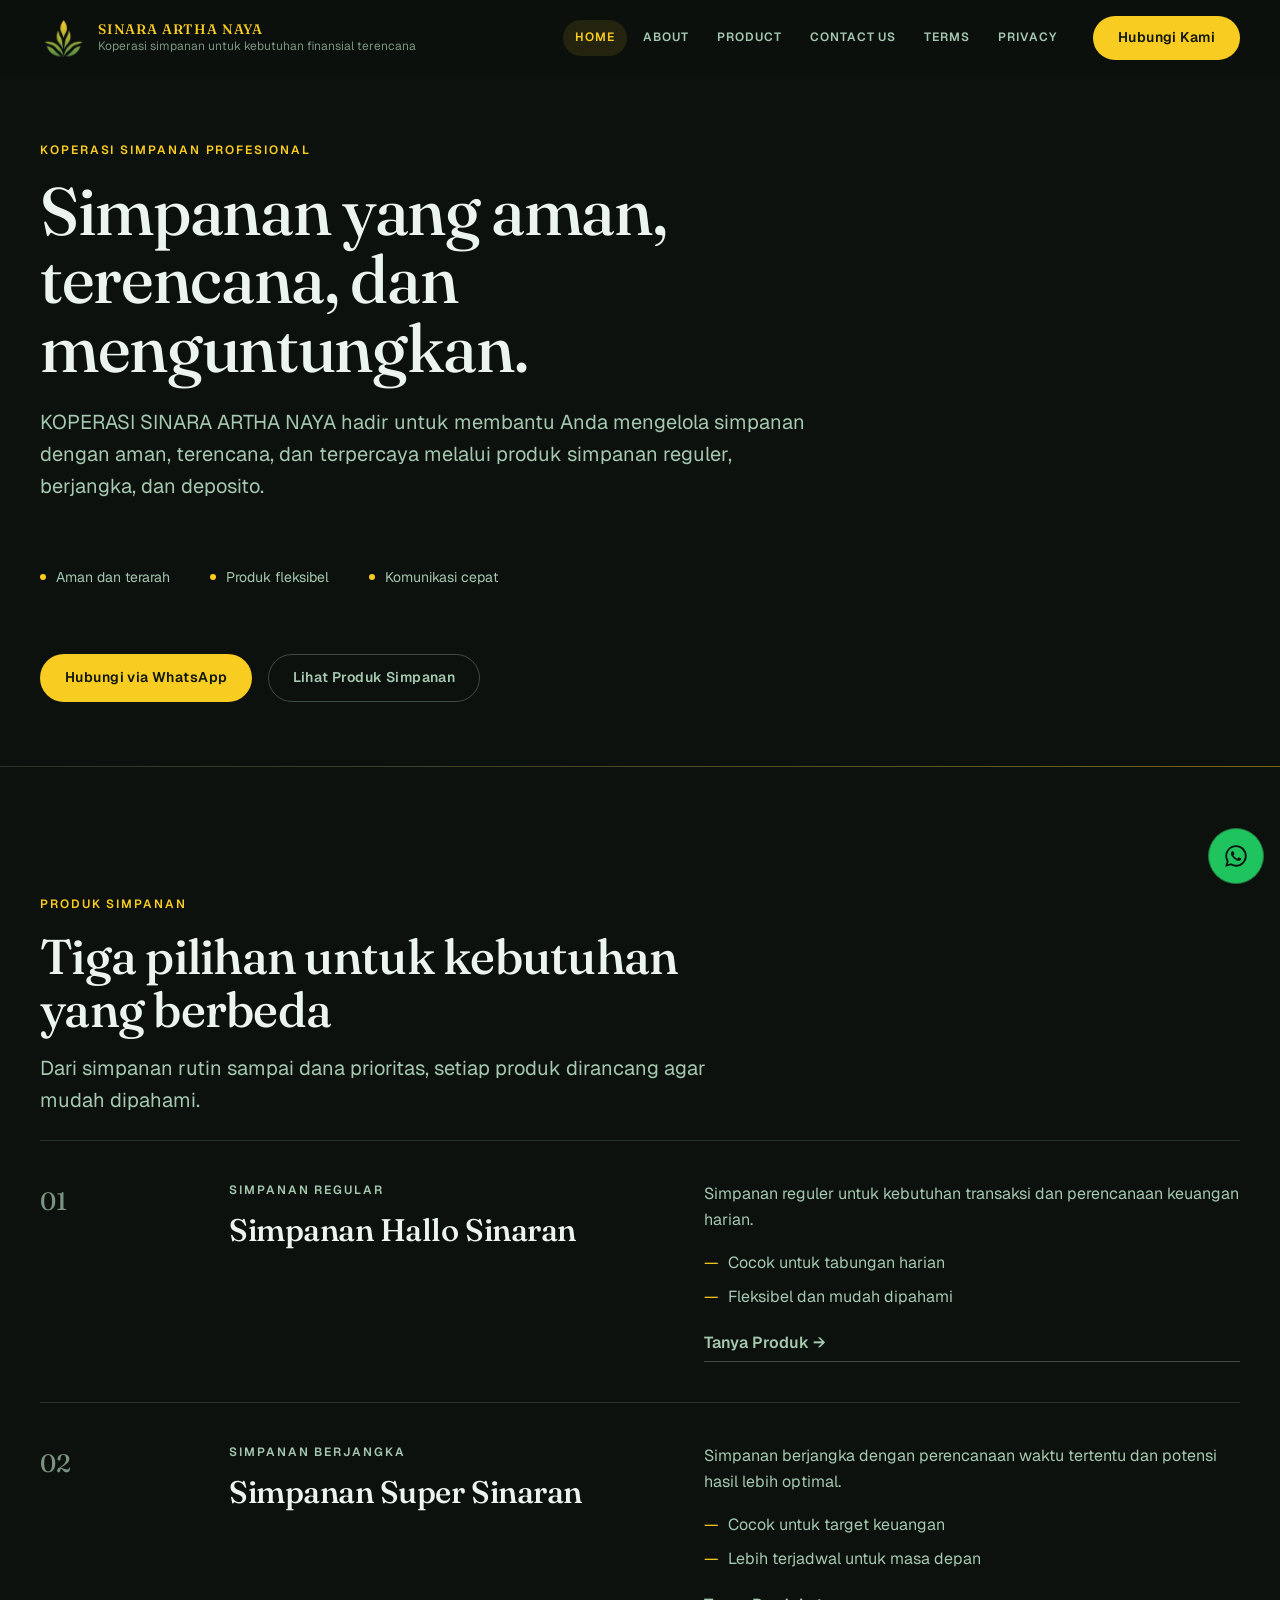
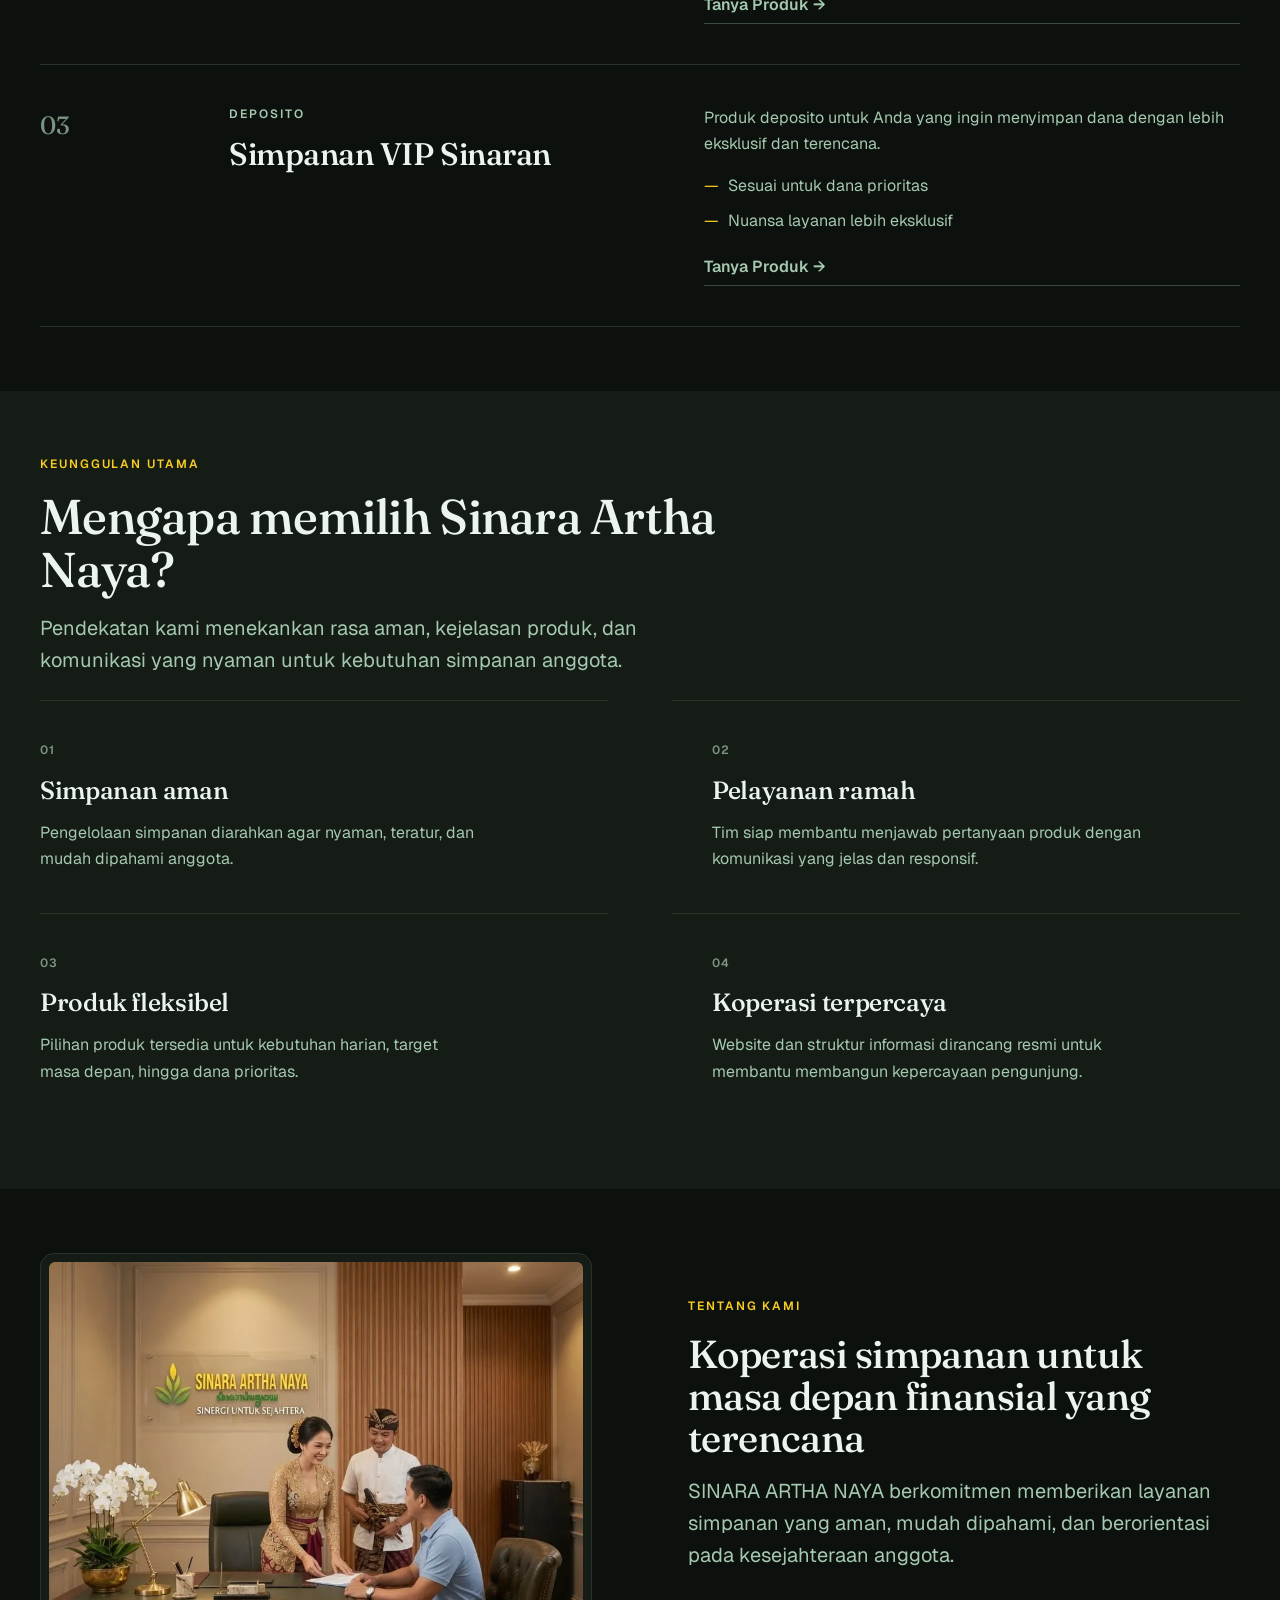
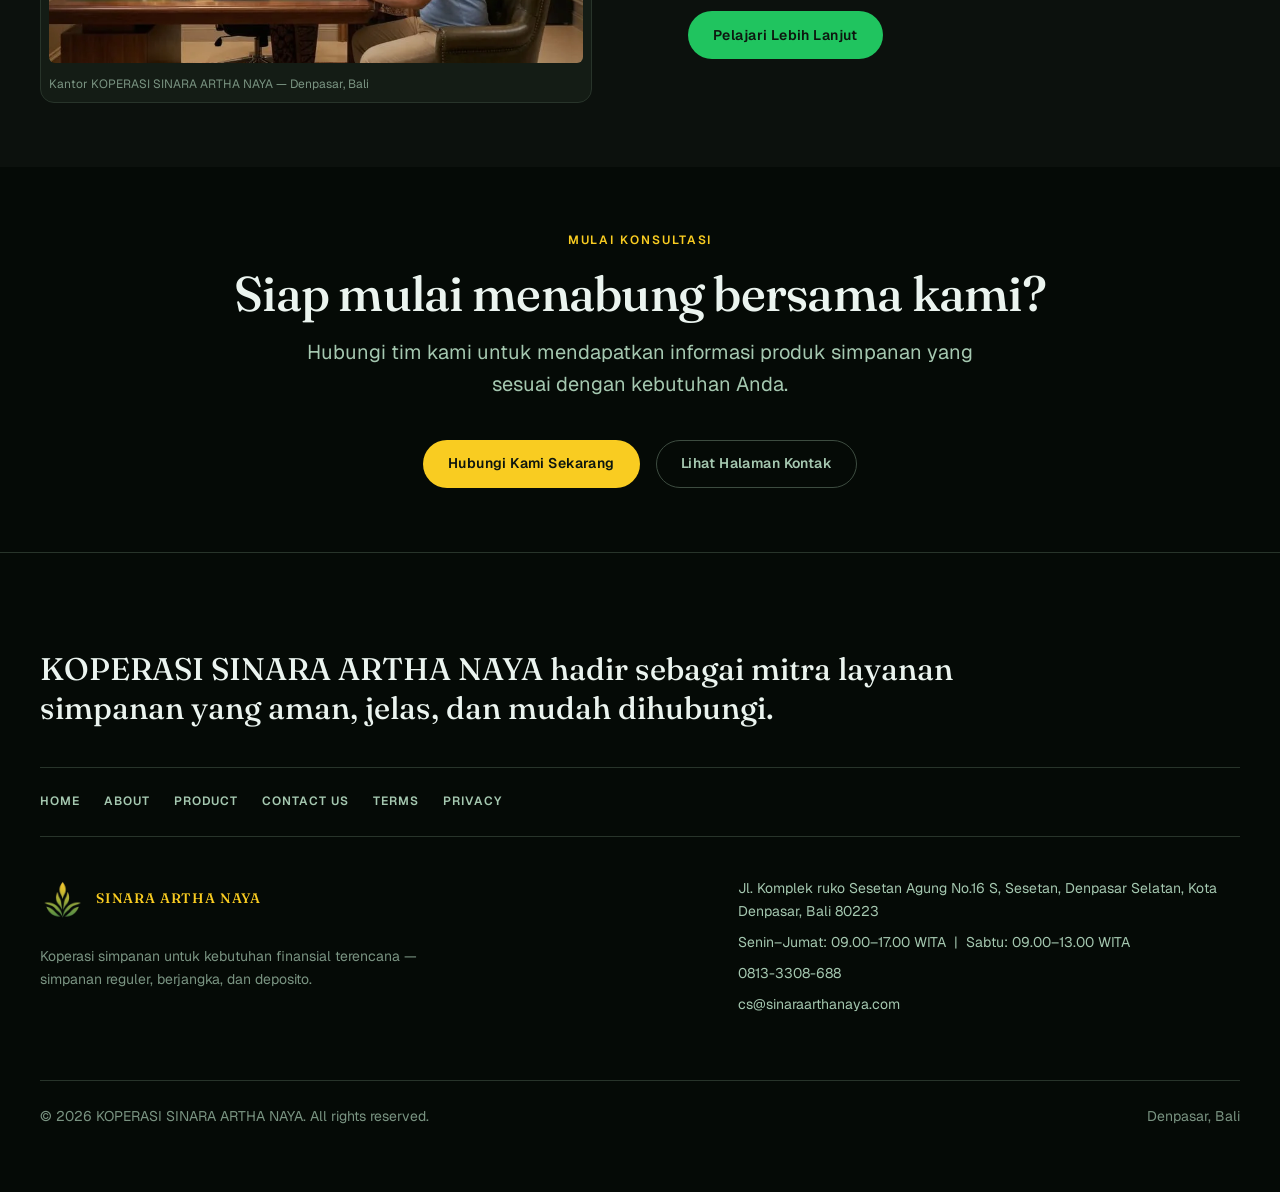
<file: index.html>
<!DOCTYPE html>
<html lang="id">

<head>
  <meta charset="UTF-8">
  <meta name="viewport" content="width=device-width, initial-scale=1.0">
  <title>KOPERASI SINARA ARTHA NAYA - Solusi Simpanan Aman dan Terpercaya</title>
  <meta name="description"
    content="Website resmi KOPERASI SINARA ARTHA NAYA. Temukan produk Simpanan Hallo Sinaran, Simpanan Super Sinaran, dan Simpanan VIP Sinaran.">
  <meta property="og:title" content="KOPERASI SINARA ARTHA NAYA - Solusi Simpanan Aman dan Terpercaya">
  <meta property="og:description"
    content="Temukan produk Simpanan Hallo Sinaran, Simpanan Super Sinaran, dan Simpanan VIP Sinaran dari KOPERASI SINARA ARTHA NAYA.">
  <meta property="og:type" content="website">
  <link rel="preconnect" href="https://fonts.googleapis.com">
  <link rel="preconnect" href="https://fonts.gstatic.com" crossorigin>
  <link rel="preload" href="https://fonts.googleapis.com/css2?family=Fraunces:opsz,wght@9..144,300..700&family=Geist:wght@300..700&display=swap" as="style" onload="this.onload=null;this.rel='stylesheet'">
  <noscript>
    <link href="https://fonts.googleapis.com/css2?family=Fraunces:opsz,wght@9..144,300..700&family=Geist:wght@300..700&display=swap" rel="stylesheet">
  </noscript>
  <link rel="stylesheet" href="css/style.css?v=2">
</head>

<body data-page="home">
  <a class="skip-link" href="#main-content">Lewati ke konten utama</a>
  <div class="page-shell">

    <header class="site-header">
      <div class="container">
        <div class="nav-shell">
          <a class="brand" href="index.html" aria-label="Beranda KOPERASI SINARA ARTHA NAYA">
            <img class="brand-mark" src="assets/logo/logo.png" alt="Logo SINARA ARTHA NAYA" width="46" height="46">
            <span class="brand-copy">
              <span class="brand-name">SINARA ARTHA NAYA</span>
              <span class="brand-legal">Koperasi simpanan untuk kebutuhan finansial terencana</span>
            </span>
          </a>
          <nav class="nav-menu" aria-label="Navigasi utama">
            <a class="nav-link" data-page-link="home" href="index.html">Home</a>
            <a class="nav-link" data-page-link="about" href="about.html">About</a>
            <a class="nav-link" data-page-link="product" href="product.html">Product</a>
            <a class="nav-link" data-page-link="contact" href="contact.html">Contact Us</a>
            <a class="nav-link" data-page-link="terms" href="terms.html">Terms</a>
            <a class="nav-link" data-page-link="privacy" href="privacy.html">Privacy</a>
          </nav>
          <div class="nav-actions">
            <a class="btn btn-gold nav-cta" data-default-whatsapp href="#">Hubungi Kami</a>
            <button class="menu-toggle" data-menu-toggle aria-expanded="false" aria-label="Buka menu navigasi">
              <span class="menu-toggle-bar"></span>
              <span class="menu-toggle-bar"></span>
              <span class="menu-toggle-bar"></span>
            </button>
          </div>
        </div>
        <div class="mobile-panel" data-mobile-panel>
          <div class="mobile-panel-inner">
            <nav class="mobile-nav" aria-label="Navigasi mobile">
              <a class="nav-link" data-page-link="home" href="index.html">Home</a>
              <a class="nav-link" data-page-link="about" href="about.html">About</a>
              <a class="nav-link" data-page-link="product" href="product.html">Product</a>
              <a class="nav-link" data-page-link="contact" href="contact.html">Contact Us</a>
              <a class="nav-link" data-page-link="terms" href="terms.html">Terms</a>
              <a class="nav-link" data-page-link="privacy" href="privacy.html">Privacy</a>
              <a class="btn btn-gold mobile-cta" data-default-whatsapp href="#">Hubungi via WhatsApp</a>
            </nav>
          </div>
        </div>
      </div>
    </header>

    <main id="main-content">
      <section class="hero">
        <div class="container">
          <div class="hero-statement">
            <span class="kicker">Koperasi Simpanan Profesional</span>
            <h1 class="display-lead">Simpanan yang aman, terencana, dan menguntungkan.</h1>
            <p class="lede" style="margin-top:var(--space-lg);max-width:60ch;">KOPERASI SINARA ARTHA NAYA hadir untuk
              membantu Anda mengelola simpanan dengan aman, terencana, dan terpercaya melalui produk simpanan reguler,
              berjangka, dan deposito.</p>
          </div>
          <ul class="hero-tags" aria-label="Keunggulan utama">
            <li>Aman dan terarah</li>
            <li>Produk fleksibel</li>
            <li>Komunikasi cepat</li>
          </ul>
          <div class="btn-row hero-actions">
            <a class="btn btn-gold" data-default-whatsapp href="#">Hubungi via WhatsApp</a>
            <a class="btn btn-ghost" href="#produk-kami">Lihat Produk Simpanan</a>
          </div>
        </div>
      </section>

      <section class="seg" id="produk-kami">
        <div class="container">
          <div class="seg-head">
            <span class="kicker">Produk Simpanan</span>
            <h2 class="display-lead--s" style="font-size:var(--text-3xl);">Tiga pilihan untuk kebutuhan yang berbeda</h2>
            <p class="lede" style="margin-top:var(--space-md);">Dari simpanan rutin sampai dana prioritas, setiap produk
              dirancang agar mudah dipahami.</p>
          </div>

          <article class="index-row">
            <span class="index-num">01</span>
            <div class="index-head">
              <span class="index-kicker">Simpanan Regular</span>
              <h3 class="index-title">Simpanan Hallo Sinaran</h3>
            </div>
            <div class="index-copy">
              <p>Simpanan reguler untuk kebutuhan transaksi dan perencanaan keuangan harian.</p>
              <ul class="index-list">
                <li>Cocok untuk tabungan harian</li>
                <li>Fleksibel dan mudah dipahami</li>
              </ul>
              <a class="cta-link"
                href="https://wa.me/628133308688?text=Halo%20KOPERASI%20SINARA%20ARTHA%20NAYA%2C%20saya%20ingin%20bertanya%20tentang%20Simpanan%20Hallo%20Sinaran.">Tanya
                Produk</a>
            </div>
          </article>

          <article class="index-row">
            <span class="index-num">02</span>
            <div class="index-head">
              <span class="index-kicker">Simpanan Berjangka</span>
              <h3 class="index-title">Simpanan Super Sinaran</h3>
            </div>
            <div class="index-copy">
              <p>Simpanan berjangka dengan perencanaan waktu tertentu dan potensi hasil lebih optimal.</p>
              <ul class="index-list">
                <li>Cocok untuk target keuangan</li>
                <li>Lebih terjadwal untuk masa depan</li>
              </ul>
              <a class="cta-link"
                href="https://wa.me/628133308688?text=Halo%20KOPERASI%20SINARA%20ARTHA%20NAYA%2C%20saya%20ingin%20bertanya%20tentang%20Simpanan%20Super%20Sinaran.">Tanya
                Produk</a>
            </div>
          </article>

          <article class="index-row">
            <span class="index-num">03</span>
            <div class="index-head">
              <span class="index-kicker">Deposito</span>
              <h3 class="index-title">Simpanan VIP Sinaran</h3>
            </div>
            <div class="index-copy">
              <p>Produk deposito untuk Anda yang ingin menyimpan dana dengan lebih eksklusif dan terencana.</p>
              <ul class="index-list">
                <li>Sesuai untuk dana prioritas</li>
                <li>Nuansa layanan lebih eksklusif</li>
              </ul>
              <a class="cta-link"
                href="https://wa.me/628133308688?text=Halo%20KOPERASI%20SINARA%20ARTHA%20NAYA%2C%20saya%20ingin%20bertanya%20tentang%20Simpanan%20VIP%20Sinaran.">Tanya
                Produk</a>
            </div>
          </article>
        </div>
      </section>

      <section class="seg seg--tint">
        <div class="container">
          <div class="seg-head">
            <span class="kicker">Keunggulan Utama</span>
            <h2 class="display-lead--s" style="font-size:var(--text-3xl);">Mengapa memilih Sinara Artha Naya?</h2>
            <p class="lede" style="margin-top:var(--space-md);">Pendekatan kami menekankan rasa aman, kejelasan produk,
              dan komunikasi yang nyaman untuk kebutuhan simpanan anggota.</p>
          </div>
          <div class="ring-2">
            <div class="value-cell">
              <span class="value-idx">01</span>
              <h3>Simpanan aman</h3>
              <p>Pengelolaan simpanan diarahkan agar nyaman, teratur, dan mudah dipahami anggota.</p>
            </div>
            <div class="value-cell">
              <span class="value-idx">02</span>
              <h3>Pelayanan ramah</h3>
              <p>Tim siap membantu menjawab pertanyaan produk dengan komunikasi yang jelas dan responsif.</p>
            </div>
            <div class="value-cell">
              <span class="value-idx">03</span>
              <h3>Produk fleksibel</h3>
              <p>Pilihan produk tersedia untuk kebutuhan harian, target masa depan, hingga dana prioritas.</p>
            </div>
            <div class="value-cell">
              <span class="value-idx">04</span>
              <h3>Koperasi terpercaya</h3>
              <p>Website dan struktur informasi dirancang resmi untuk membantu membangun kepercayaan pengunjung.</p>
            </div>
          </div>
        </div>
      </section>

      <section class="seg">
        <div class="container split">
          <figure class="figure">
            <img src="assets/images/ruang_kantor_kerja.webp" alt="Ruang kantor KOPERASI SINARA ARTHA NAYA"
              loading="lazy" width="1200" height="900">
            <figcaption>Kantor KOPERASI SINARA ARTHA NAYA — Denpasar, Bali</figcaption>
          </figure>
          <div>
            <span class="kicker">Tentang Kami</span>
            <h2 class="display-lead--s" style="font-size:var(--text-2xl);">Koperasi simpanan untuk masa depan finansial
              yang terencana</h2>
            <p class="lede" style="margin-top:var(--space-md);">SINARA ARTHA NAYA berkomitmen memberikan layanan
              simpanan yang aman, mudah dipahami, dan berorientasi pada kesejahteraan anggota.</p>
            <div class="btn-row" style="margin-top:var(--space-xl);">
              <a class="btn btn-green" href="about.html">Pelajari Lebih Lanjut</a>
            </div>
          </div>
        </div>
      </section>

      <section class="seg seg--deep">
        <div class="container closer">
          <span class="kicker">Mulai Konsultasi</span>
          <h2 class="display-lead--s" style="font-size:var(--text-3xl);">Siap mulai menabung bersama kami?</h2>
          <p class="lede">Hubungi tim kami untuk mendapatkan informasi produk simpanan yang sesuai dengan kebutuhan Anda.
          </p>
          <div class="btn-row">
            <a class="btn btn-gold" data-default-whatsapp href="#">Hubungi Kami Sekarang</a>
            <a class="btn btn-ghost" href="contact.html">Lihat Halaman Kontak</a>
          </div>
        </div>
      </section>
    </main>

    <footer class="site-footer">
      <div class="container">
        <p class="footer-statement">KOPERASI SINARA ARTHA NAYA hadir sebagai mitra layanan simpanan yang aman, jelas,
          dan mudah dihubungi.</p>
        <nav class="footer-nav" aria-label="Navigasi footer">
          <a href="index.html">Home</a>
          <a href="about.html">About</a>
          <a href="product.html">Product</a>
          <a href="contact.html">Contact Us</a>
          <a href="terms.html">Terms</a>
          <a href="privacy.html">Privacy</a>
        </nav>
        <div class="footer-grid">
          <div>
            <div class="footer-brand">
              <img src="assets/logo/logo.png" alt="Logo SINARA ARTHA NAYA" width="44" height="44">
              <span class="brand-name">SINARA ARTHA NAYA</span>
            </div>
            <p class="footer-legal">Koperasi simpanan untuk kebutuhan finansial terencana — simpanan reguler, berjangka,
              dan deposito.</p>
          </div>
          <address class="footer-contact">
            <span>Jl. Komplek ruko Sesetan Agung No.16 S, Sesetan, Denpasar Selatan, Kota Denpasar, Bali 80223</span>
            <span>Senin–Jumat: 09.00–17.00 WITA &nbsp;|&nbsp; Sabtu: 09.00–13.00 WITA</span>
            <a href="https://wa.me/628133308688">0813-3308-688</a>
            <a href="mailto:cs@sinaraarthanaya.com">cs@sinaraarthanaya.com</a>
          </address>
        </div>
        <div class="footer-bottom">
          <span>&copy; 2026 KOPERASI SINARA ARTHA NAYA. All rights reserved.</span>
          <span>Denpasar, Bali</span>
        </div>
      </div>
    </footer>

  </div>

  <a class="whatsapp-float" data-default-whatsapp href="#" aria-label="Hubungi via WhatsApp">
    <svg viewBox="0 0 24 24" fill="currentColor" aria-hidden="true">
      <path
        d="M19.05 4.91A9.82 9.82 0 0 0 12.03 2C6.58 2 2.14 6.43 2.14 11.9c0 1.75.46 3.45 1.33 4.95L2 22l5.3-1.39a9.82 9.82 0 0 0 4.72 1.21h.01c5.45 0 9.89-4.43 9.89-9.9 0-2.64-1.03-5.11-2.87-6.99ZM12.03 20.1h-.01a8.2 8.2 0 0 1-4.16-1.14l-.3-.18-3.14.82.84-3.06-.2-.31a8.13 8.13 0 0 1-1.25-4.34c0-4.49 3.66-8.14 8.17-8.14 2.18 0 4.22.84 5.76 2.39a8.08 8.08 0 0 1 2.38 5.75c0 4.49-3.67 8.15-8.09 8.15Zm4.47-6.11c-.24-.12-1.42-.7-1.64-.78-.22-.08-.38-.12-.54.12-.16.23-.62.78-.76.94-.14.16-.28.18-.52.06-.24-.12-1-.37-1.91-1.17-.7-.63-1.17-1.41-1.31-1.65-.14-.23-.01-.36.11-.47.11-.11.24-.28.36-.42.12-.14.16-.24.24-.39.08-.16.04-.29-.02-.41-.06-.12-.54-1.3-.74-1.78-.2-.48-.4-.41-.54-.42h-.46c-.16 0-.41.06-.62.29-.21.23-.82.8-.82 1.95 0 1.15.84 2.26.96 2.41.12.16 1.65 2.53 4 3.54.56.24 1 .38 1.34.49.56.18 1.07.15 1.48.09.45-.07 1.42-.58 1.62-1.15.2-.57.2-1.06.14-1.15-.06-.09-.22-.15-.46-.27Z" />
    </svg>
  </a>

  <script src="js/main.js"></script>
</body>

</html>
</file>
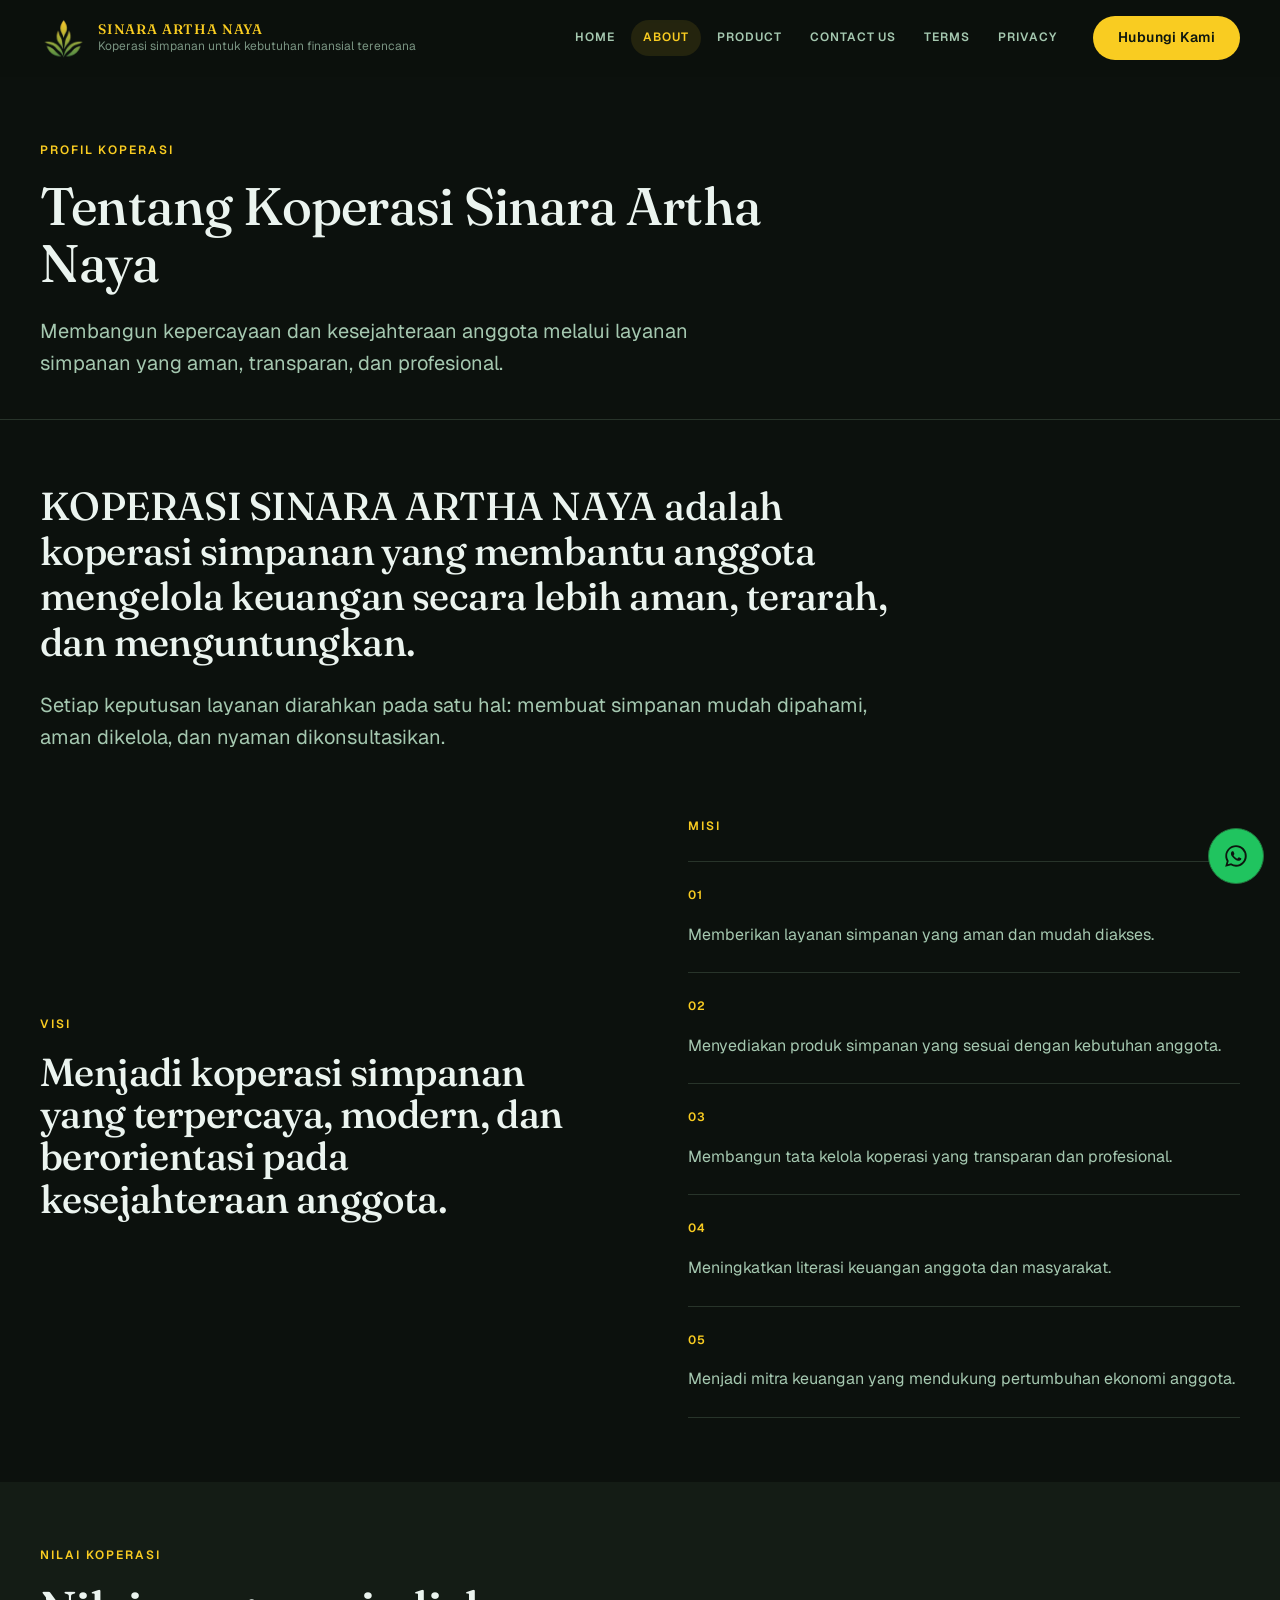
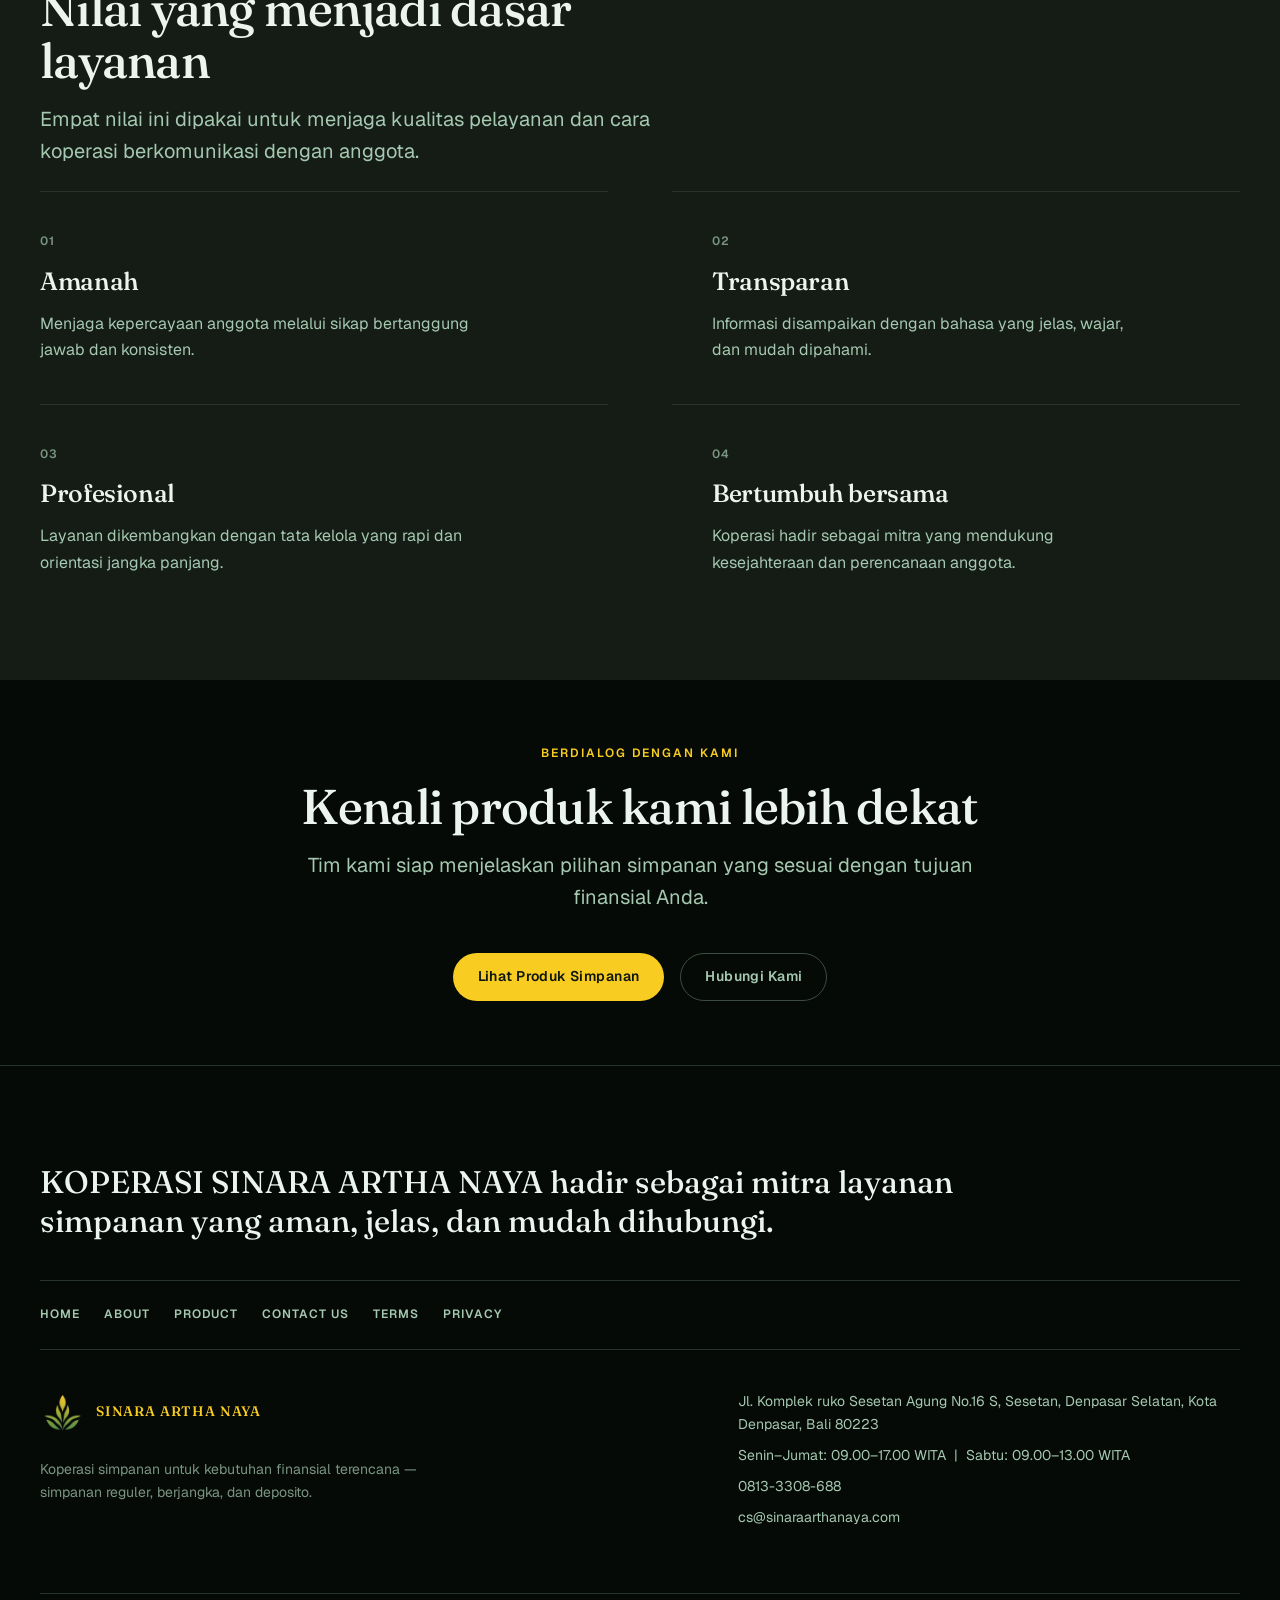
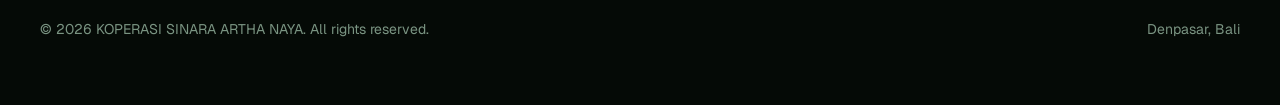
<file: about.html>
<!DOCTYPE html>
<html lang="id">

<head>
  <meta charset="UTF-8">
  <meta name="viewport" content="width=device-width, initial-scale=1.0">
  <title>About - KOPERASI SINARA ARTHA NAYA</title>
  <meta name="description"
    content="Pelajari profil, visi, misi, dan nilai-nilai KOPERASI SINARA ARTHA NAYA sebagai koperasi simpanan yang aman dan terpercaya.">
  <link rel="preconnect" href="https://fonts.googleapis.com">
  <link rel="preconnect" href="https://fonts.gstatic.com" crossorigin>
  <link rel="preload" href="https://fonts.googleapis.com/css2?family=Fraunces:opsz,wght@9..144,300..700&family=Geist:wght@300..700&display=swap" as="style" onload="this.onload=null;this.rel='stylesheet'">
  <noscript>
    <link href="https://fonts.googleapis.com/css2?family=Fraunces:opsz,wght@9..144,300..700&family=Geist:wght@300..700&display=swap" rel="stylesheet">
  </noscript>
  <link rel="stylesheet" href="css/style.css?v=2">
</head>

<body data-page="about">
  <a class="skip-link" href="#main-content">Lewati ke konten utama</a>
  <div class="page-shell">

    <header class="site-header">
      <div class="container">
        <div class="nav-shell">
          <a class="brand" href="index.html" aria-label="Beranda KOPERASI SINARA ARTHA NAYA">
            <img class="brand-mark" src="assets/logo/logo.png" alt="Logo SINARA ARTHA NAYA" width="46" height="46">
            <span class="brand-copy">
              <span class="brand-name">SINARA ARTHA NAYA</span>
              <span class="brand-legal">Koperasi simpanan untuk kebutuhan finansial terencana</span>
            </span>
          </a>
          <nav class="nav-menu" aria-label="Navigasi utama">
            <a class="nav-link" data-page-link="home" href="index.html">Home</a>
            <a class="nav-link" data-page-link="about" href="about.html">About</a>
            <a class="nav-link" data-page-link="product" href="product.html">Product</a>
            <a class="nav-link" data-page-link="contact" href="contact.html">Contact Us</a>
            <a class="nav-link" data-page-link="terms" href="terms.html">Terms</a>
            <a class="nav-link" data-page-link="privacy" href="privacy.html">Privacy</a>
          </nav>
          <div class="nav-actions">
            <a class="btn btn-gold nav-cta" data-default-whatsapp href="#">Hubungi Kami</a>
            <button class="menu-toggle" data-menu-toggle aria-expanded="false" aria-label="Buka menu navigasi">
              <span class="menu-toggle-bar"></span>
              <span class="menu-toggle-bar"></span>
              <span class="menu-toggle-bar"></span>
            </button>
          </div>
        </div>
        <div class="mobile-panel" data-mobile-panel>
          <div class="mobile-panel-inner">
            <nav class="mobile-nav" aria-label="Navigasi mobile">
              <a class="nav-link" data-page-link="home" href="index.html">Home</a>
              <a class="nav-link" data-page-link="about" href="about.html">About</a>
              <a class="nav-link" data-page-link="product" href="product.html">Product</a>
              <a class="nav-link" data-page-link="contact" href="contact.html">Contact Us</a>
              <a class="nav-link" data-page-link="terms" href="terms.html">Terms</a>
              <a class="nav-link" data-page-link="privacy" href="privacy.html">Privacy</a>
              <a class="btn btn-gold mobile-cta" data-default-whatsapp href="#">Hubungi via WhatsApp</a>
            </nav>
          </div>
        </div>
      </div>
    </header>

    <main id="main-content">
      <section class="page-head">
        <div class="container">
          <div class="page-head__inner">
            <span class="kicker">Profil Koperasi</span>
            <h1>Tentang Koperasi Sinara Artha Naya</h1>
            <p class="lede">Membangun kepercayaan dan kesejahteraan anggota melalui layanan simpanan yang aman,
              transparan, dan profesional.</p>
          </div>
        </div>
      </section>

      <section class="seg">
        <div class="container">
          <div class="seg-head seg-head--wide">
            <p class="manifesto-quote">KOPERASI SINARA ARTHA NAYA adalah koperasi simpanan yang membantu anggota
              mengelola keuangan secara lebih aman, terarah, dan menguntungkan.</p>
            <p class="lede" style="margin-top:var(--space-lg);">Setiap keputusan layanan diarahkan pada satu hal:
              membuat simpanan mudah dipahami, aman dikelola, dan nyaman dikonsultasikan.</p>
          </div>

          <div class="split" style="margin-top:var(--space-2xl);">
            <div>
              <span class="kicker">Visi</span>
              <h2 class="display-lead--s" style="font-size:var(--text-2xl);">Menjadi koperasi simpanan yang terpercaya,
                modern, dan berorientasi pada kesejahteraan anggota.</h2>
            </div>
            <div>
              <span class="kicker">Misi</span>
              <ol class="ol-rule" style="margin-top:var(--space-lg);">
                <li>Memberikan layanan simpanan yang aman dan mudah diakses.</li>
                <li>Menyediakan produk simpanan yang sesuai dengan kebutuhan anggota.</li>
                <li>Membangun tata kelola koperasi yang transparan dan profesional.</li>
                <li>Meningkatkan literasi keuangan anggota dan masyarakat.</li>
                <li>Menjadi mitra keuangan yang mendukung pertumbuhan ekonomi anggota.</li>
              </ol>
            </div>
          </div>
        </div>
      </section>

      <section class="seg seg--tint">
        <div class="container">
          <div class="seg-head">
            <span class="kicker">Nilai Koperasi</span>
            <h2 class="display-lead--s" style="font-size:var(--text-3xl);">Nilai yang menjadi dasar layanan</h2>
            <p class="lede" style="margin-top:var(--space-md);">Empat nilai ini dipakai untuk menjaga kualitas pelayanan
              dan cara koperasi berkomunikasi dengan anggota.</p>
          </div>
          <div class="ring-2">
            <div class="value-cell">
              <span class="value-idx">01</span>
              <h3>Amanah</h3>
              <p>Menjaga kepercayaan anggota melalui sikap bertanggung jawab dan konsisten.</p>
            </div>
            <div class="value-cell">
              <span class="value-idx">02</span>
              <h3>Transparan</h3>
              <p>Informasi disampaikan dengan bahasa yang jelas, wajar, dan mudah dipahami.</p>
            </div>
            <div class="value-cell">
              <span class="value-idx">03</span>
              <h3>Profesional</h3>
              <p>Layanan dikembangkan dengan tata kelola yang rapi dan orientasi jangka panjang.</p>
            </div>
            <div class="value-cell">
              <span class="value-idx">04</span>
              <h3>Bertumbuh bersama</h3>
              <p>Koperasi hadir sebagai mitra yang mendukung kesejahteraan dan perencanaan anggota.</p>
            </div>
          </div>
        </div>
      </section>

      <section class="seg seg--deep">
        <div class="container closer">
          <span class="kicker">Berdialog dengan kami</span>
          <h2 class="display-lead--s" style="font-size:var(--text-3xl);">Kenali produk kami lebih dekat</h2>
          <p class="lede">Tim kami siap menjelaskan pilihan simpanan yang sesuai dengan tujuan finansial Anda.</p>
          <div class="btn-row">
            <a class="btn btn-gold" href="product.html">Lihat Produk Simpanan</a>
            <a class="btn btn-ghost" data-default-whatsapp href="#">Hubungi Kami</a>
          </div>
        </div>
      </section>
    </main>

    <footer class="site-footer">
      <div class="container">
        <p class="footer-statement">KOPERASI SINARA ARTHA NAYA hadir sebagai mitra layanan simpanan yang aman, jelas,
          dan mudah dihubungi.</p>
        <nav class="footer-nav" aria-label="Navigasi footer">
          <a href="index.html">Home</a>
          <a href="about.html">About</a>
          <a href="product.html">Product</a>
          <a href="contact.html">Contact Us</a>
          <a href="terms.html">Terms</a>
          <a href="privacy.html">Privacy</a>
        </nav>
        <div class="footer-grid">
          <div>
            <div class="footer-brand">
              <img src="assets/logo/logo.png" alt="Logo SINARA ARTHA NAYA" width="44" height="44">
              <span class="brand-name">SINARA ARTHA NAYA</span>
            </div>
            <p class="footer-legal">Koperasi simpanan untuk kebutuhan finansial terencana — simpanan reguler, berjangka,
              dan deposito.</p>
          </div>
          <address class="footer-contact">
            <span>Jl. Komplek ruko Sesetan Agung No.16 S, Sesetan, Denpasar Selatan, Kota Denpasar, Bali 80223</span>
            <span>Senin–Jumat: 09.00–17.00 WITA &nbsp;|&nbsp; Sabtu: 09.00–13.00 WITA</span>
            <a href="https://wa.me/628133308688">0813-3308-688</a>
            <a href="mailto:cs@sinaraarthanaya.com">cs@sinaraarthanaya.com</a>
          </address>
        </div>
        <div class="footer-bottom">
          <span>&copy; 2026 KOPERASI SINARA ARTHA NAYA. All rights reserved.</span>
          <span>Denpasar, Bali</span>
        </div>
      </div>
    </footer>

  </div>

  <a class="whatsapp-float" data-default-whatsapp href="#" aria-label="Hubungi via WhatsApp">
    <svg viewBox="0 0 24 24" fill="currentColor" aria-hidden="true">
      <path
        d="M19.05 4.91A9.82 9.82 0 0 0 12.03 2C6.58 2 2.14 6.43 2.14 11.9c0 1.75.46 3.45 1.33 4.95L2 22l5.3-1.39a9.82 9.82 0 0 0 4.72 1.21h.01c5.45 0 9.89-4.43 9.89-9.9 0-2.64-1.03-5.11-2.87-6.99ZM12.03 20.1h-.01a8.2 8.2 0 0 1-4.16-1.14l-.3-.18-3.14.82.84-3.06-.2-.31a8.13 8.13 0 0 1-1.25-4.34c0-4.49 3.66-8.14 8.17-8.14 2.18 0 4.22.84 5.76 2.39a8.08 8.08 0 0 1 2.38 5.75c0 4.49-3.67 8.15-8.09 8.15Zm4.47-6.11c-.24-.12-1.42-.7-1.64-.78-.22-.08-.38-.12-.54.12-.16.23-.62.78-.76.94-.14.16-.28.18-.52.06-.24-.12-1-.37-1.91-1.17-.7-.63-1.17-1.41-1.31-1.65-.14-.23-.01-.36.11-.47.11-.11.24-.28.36-.42.12-.14.16-.24.24-.39.08-.16.04-.29-.02-.41-.06-.12-.54-1.3-.74-1.78-.2-.48-.4-.41-.54-.42h-.46c-.16 0-.41.06-.62.29-.21.23-.82.8-.82 1.95 0 1.15.84 2.26.96 2.41.12.16 1.65 2.53 4 3.54.56.24 1 .38 1.34.49.56.18 1.07.15 1.48.09.45-.07 1.42-.58 1.62-1.15.2-.57.2-1.06.14-1.15-.06-.09-.22-.15-.46-.27Z" />
    </svg>
  </a>

  <script src="js/main.js"></script>
</body>

</html>
</file>
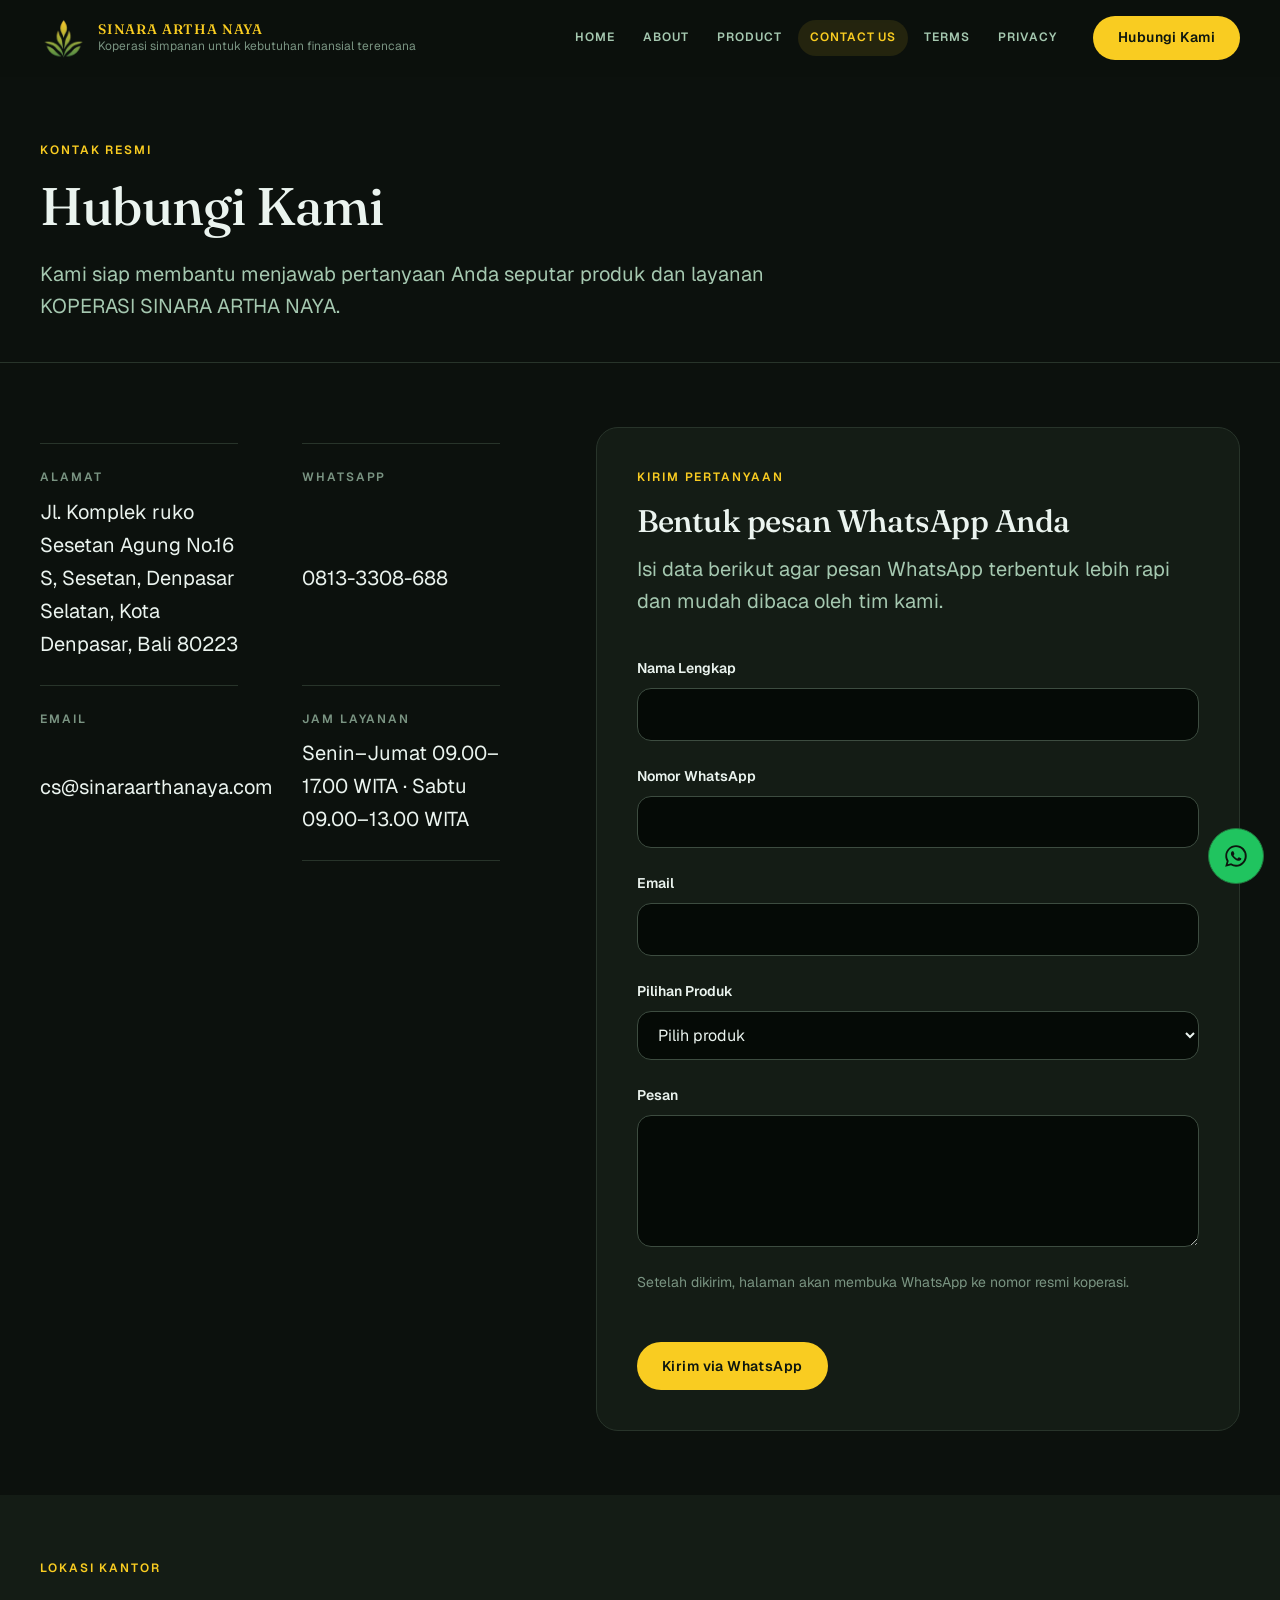
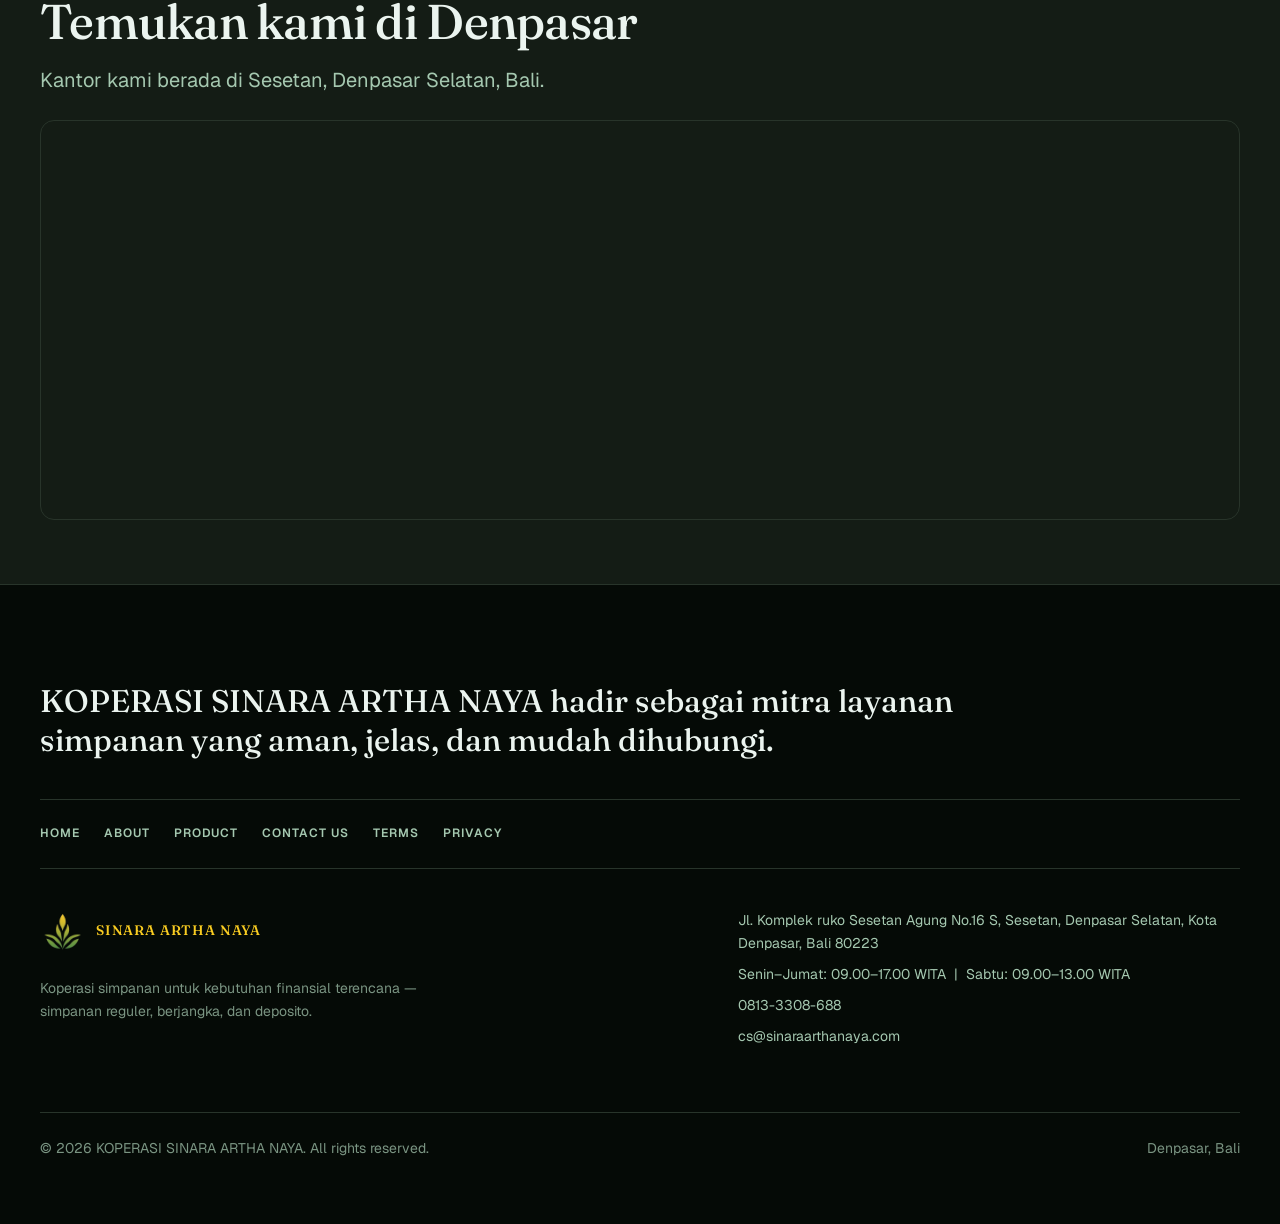
<file: contact.html>
<!DOCTYPE html>
<html lang="id">

<head>
  <meta charset="UTF-8">
  <meta name="viewport" content="width=device-width, initial-scale=1.0">
  <title>Contact Us - KOPERASI SINARA ARTHA NAYA</title>
  <meta name="description"
    content="Hubungi KOPERASI SINARA ARTHA NAYA melalui WhatsApp, email, atau form kontak untuk informasi produk dan layanan simpanan.">
  <link rel="preconnect" href="https://fonts.googleapis.com">
  <link rel="preconnect" href="https://fonts.gstatic.com" crossorigin>
  <link rel="preload" href="https://fonts.googleapis.com/css2?family=Fraunces:opsz,wght@9..144,300..700&family=Geist:wght@300..700&display=swap" as="style" onload="this.onload=null;this.rel='stylesheet'">
  <noscript>
    <link href="https://fonts.googleapis.com/css2?family=Fraunces:opsz,wght@9..144,300..700&family=Geist:wght@300..700&display=swap" rel="stylesheet">
  </noscript>
  <link rel="stylesheet" href="css/style.css?v=2">
</head>

<body data-page="contact">
  <a class="skip-link" href="#main-content">Lewati ke konten utama</a>
  <div class="page-shell">

    <header class="site-header">
      <div class="container">
        <div class="nav-shell">
          <a class="brand" href="index.html" aria-label="Beranda KOPERASI SINARA ARTHA NAYA">
            <img class="brand-mark" src="assets/logo/logo.png" alt="Logo SINARA ARTHA NAYA" width="46" height="46">
            <span class="brand-copy">
              <span class="brand-name">SINARA ARTHA NAYA</span>
              <span class="brand-legal">Koperasi simpanan untuk kebutuhan finansial terencana</span>
            </span>
          </a>
          <nav class="nav-menu" aria-label="Navigasi utama">
            <a class="nav-link" data-page-link="home" href="index.html">Home</a>
            <a class="nav-link" data-page-link="about" href="about.html">About</a>
            <a class="nav-link" data-page-link="product" href="product.html">Product</a>
            <a class="nav-link" data-page-link="contact" href="contact.html">Contact Us</a>
            <a class="nav-link" data-page-link="terms" href="terms.html">Terms</a>
            <a class="nav-link" data-page-link="privacy" href="privacy.html">Privacy</a>
          </nav>
          <div class="nav-actions">
            <a class="btn btn-gold nav-cta" data-default-whatsapp href="#">Hubungi Kami</a>
            <button class="menu-toggle" data-menu-toggle aria-expanded="false" aria-label="Buka menu navigasi">
              <span class="menu-toggle-bar"></span>
              <span class="menu-toggle-bar"></span>
              <span class="menu-toggle-bar"></span>
            </button>
          </div>
        </div>
        <div class="mobile-panel" data-mobile-panel>
          <div class="mobile-panel-inner">
            <nav class="mobile-nav" aria-label="Navigasi mobile">
              <a class="nav-link" data-page-link="home" href="index.html">Home</a>
              <a class="nav-link" data-page-link="about" href="about.html">About</a>
              <a class="nav-link" data-page-link="product" href="product.html">Product</a>
              <a class="nav-link" data-page-link="contact" href="contact.html">Contact Us</a>
              <a class="nav-link" data-page-link="terms" href="terms.html">Terms</a>
              <a class="nav-link" data-page-link="privacy" href="privacy.html">Privacy</a>
              <a class="btn btn-gold mobile-cta" data-default-whatsapp href="#">Hubungi via WhatsApp</a>
            </nav>
          </div>
        </div>
      </div>
    </header>

    <main id="main-content">
      <section class="page-head">
        <div class="container">
          <div class="page-head__inner">
            <span class="kicker">Kontak Resmi</span>
            <h1>Hubungi Kami</h1>
            <p class="lede">Kami siap membantu menjawab pertanyaan Anda seputar produk dan layanan KOPERASI SINARA
              ARTHA NAYA.</p>
          </div>
        </div>
      </section>

      <section class="seg">
        <div class="container contact-grid">
          <dl class="info-list">
            <div class="info-item">
              <dt>Alamat</dt>
              <dd>Jl. Komplek ruko Sesetan Agung No.16 S, Sesetan, Denpasar Selatan, Kota Denpasar, Bali 80223</dd>
            </div>
            <div class="info-item">
              <dt>WhatsApp</dt>
              <dd><a href="https://wa.me/628133308688">0813-3308-688</a></dd>
            </div>
            <div class="info-item">
              <dt>Email</dt>
              <dd><a href="mailto:cs@sinaraarthanaya.com">cs@sinaraarthanaya.com</a></dd>
            </div>
            <div class="info-item">
              <dt>Jam layanan</dt>
              <dd>Senin–Jumat 09.00–17.00 WITA · Sabtu 09.00–13.00 WITA</dd>
            </div>
          </dl>

          <div class="panel">
            <span class="kicker">Kirim Pertanyaan</span>
            <h2>Bentuk pesan WhatsApp Anda</h2>
            <p class="lede" style="margin-block-end:var(--space-xl);">Isi data berikut agar pesan WhatsApp terbentuk
              lebih rapi dan mudah dibaca oleh tim kami.</p>
            <form class="form-grid" data-contact-form novalidate>
              <div class="field-row">
                <label for="name">Nama Lengkap</label>
                <input id="name" name="name" type="text" autocomplete="name" required>
              </div>
              <div class="field-row">
                <label for="phone">Nomor WhatsApp</label>
                <input id="phone" name="phone" type="tel" autocomplete="tel" required>
              </div>
              <div class="field-row">
                <label for="email">Email</label>
                <input id="email" name="email" type="email" autocomplete="email" required>
              </div>
              <div class="field-row">
                <label for="product">Pilihan Produk</label>
                <select id="product" name="product" required>
                  <option value="">Pilih produk</option>
                  <option>Simpanan Hallo Sinaran</option>
                  <option>Simpanan Super Sinaran</option>
                  <option>Simpanan VIP Sinaran</option>
                  <option>Lainnya</option>
                </select>
              </div>
              <div class="field-row">
                <label for="message">Pesan</label>
                <textarea id="message" name="message" required></textarea>
              </div>
              <p class="field-help">Setelah dikirim, halaman akan membuka WhatsApp ke nomor resmi koperasi.</p>
              <div class="form-error" data-form-error role="alert" aria-live="polite"></div>
              <div>
                <button class="btn btn-gold" type="submit">Kirim via WhatsApp</button>
              </div>
            </form>
          </div>
        </div>
      </section>

      <section class="seg seg--tint">
        <div class="container">
          <div class="seg-head">
            <span class="kicker">Lokasi Kantor</span>
            <h2 class="display-lead--s" style="font-size:var(--text-3xl);">Temukan kami di Denpasar</h2>
            <p class="lede" style="margin-top:var(--space-md);">Kantor kami berada di Sesetan, Denpasar Selatan, Bali.
            </p>
          </div>
          <iframe class="map-frame" title="Peta lokasi KOPERASI SINARA ARTHA NAYA"
            src="https://maps.google.com/maps?q=Jl.%20Komplek%20ruko%20Sesetan%20Agung%20No.16%20S%2C%20Denpasar%20Selatan%2C%20Bali&t=&z=15&ie=UTF8&iwloc=&output=embed"
            loading="lazy"></iframe>
        </div>
      </section>
    </main>

    <footer class="site-footer">
      <div class="container">
        <p class="footer-statement">KOPERASI SINARA ARTHA NAYA hadir sebagai mitra layanan simpanan yang aman, jelas,
          dan mudah dihubungi.</p>
        <nav class="footer-nav" aria-label="Navigasi footer">
          <a href="index.html">Home</a>
          <a href="about.html">About</a>
          <a href="product.html">Product</a>
          <a href="contact.html">Contact Us</a>
          <a href="terms.html">Terms</a>
          <a href="privacy.html">Privacy</a>
        </nav>
        <div class="footer-grid">
          <div>
            <div class="footer-brand">
              <img src="assets/logo/logo.png" alt="Logo SINARA ARTHA NAYA" width="44" height="44">
              <span class="brand-name">SINARA ARTHA NAYA</span>
            </div>
            <p class="footer-legal">Koperasi simpanan untuk kebutuhan finansial terencana — simpanan reguler, berjangka,
              dan deposito.</p>
          </div>
          <address class="footer-contact">
            <span>Jl. Komplek ruko Sesetan Agung No.16 S, Sesetan, Denpasar Selatan, Kota Denpasar, Bali 80223</span>
            <span>Senin–Jumat: 09.00–17.00 WITA &nbsp;|&nbsp; Sabtu: 09.00–13.00 WITA</span>
            <a href="https://wa.me/628133308688">0813-3308-688</a>
            <a href="mailto:cs@sinaraarthanaya.com">cs@sinaraarthanaya.com</a>
          </address>
        </div>
        <div class="footer-bottom">
          <span>&copy; 2026 KOPERASI SINARA ARTHA NAYA. All rights reserved.</span>
          <span>Denpasar, Bali</span>
        </div>
      </div>
    </footer>

  </div>

  <a class="whatsapp-float" data-default-whatsapp href="#" aria-label="Hubungi via WhatsApp">
    <svg viewBox="0 0 24 24" fill="currentColor" aria-hidden="true">
      <path
        d="M19.05 4.91A9.82 9.82 0 0 0 12.03 2C6.58 2 2.14 6.43 2.14 11.9c0 1.75.46 3.45 1.33 4.95L2 22l5.3-1.39a9.82 9.82 0 0 0 4.72 1.21h.01c5.45 0 9.89-4.43 9.89-9.9 0-2.64-1.03-5.11-2.87-6.99ZM12.03 20.1h-.01a8.2 8.2 0 0 1-4.16-1.14l-.3-.18-3.14.82.84-3.06-.2-.31a8.13 8.13 0 0 1-1.25-4.34c0-4.49 3.66-8.14 8.17-8.14 2.18 0 4.22.84 5.76 2.39a8.08 8.08 0 0 1 2.38 5.75c0 4.49-3.67 8.15-8.09 8.15Zm4.47-6.11c-.24-.12-1.42-.7-1.64-.78-.22-.08-.38-.12-.54.12-.16.23-.62.78-.76.94-.14.16-.28.18-.52.06-.24-.12-1-.37-1.91-1.17-.7-.63-1.17-1.41-1.31-1.65-.14-.23-.01-.36.11-.47.11-.11.24-.28.36-.42.12-.14.16-.24.24-.39.08-.16.04-.29-.02-.41-.06-.12-.54-1.3-.74-1.78-.2-.48-.4-.41-.54-.42h-.46c-.16 0-.41.06-.62.29-.21.23-.82.8-.82 1.95 0 1.15.84 2.26.96 2.41.12.16 1.65 2.53 4 3.54.56.24 1 .38 1.34.49.56.18 1.07.15 1.48.09.45-.07 1.42-.58 1.62-1.15.2-.57.2-1.06.14-1.15-.06-.09-.22-.15-.46-.27Z" />
    </svg>
  </a>

  <script src="js/main.js"></script>
</body>

</html>
</file>
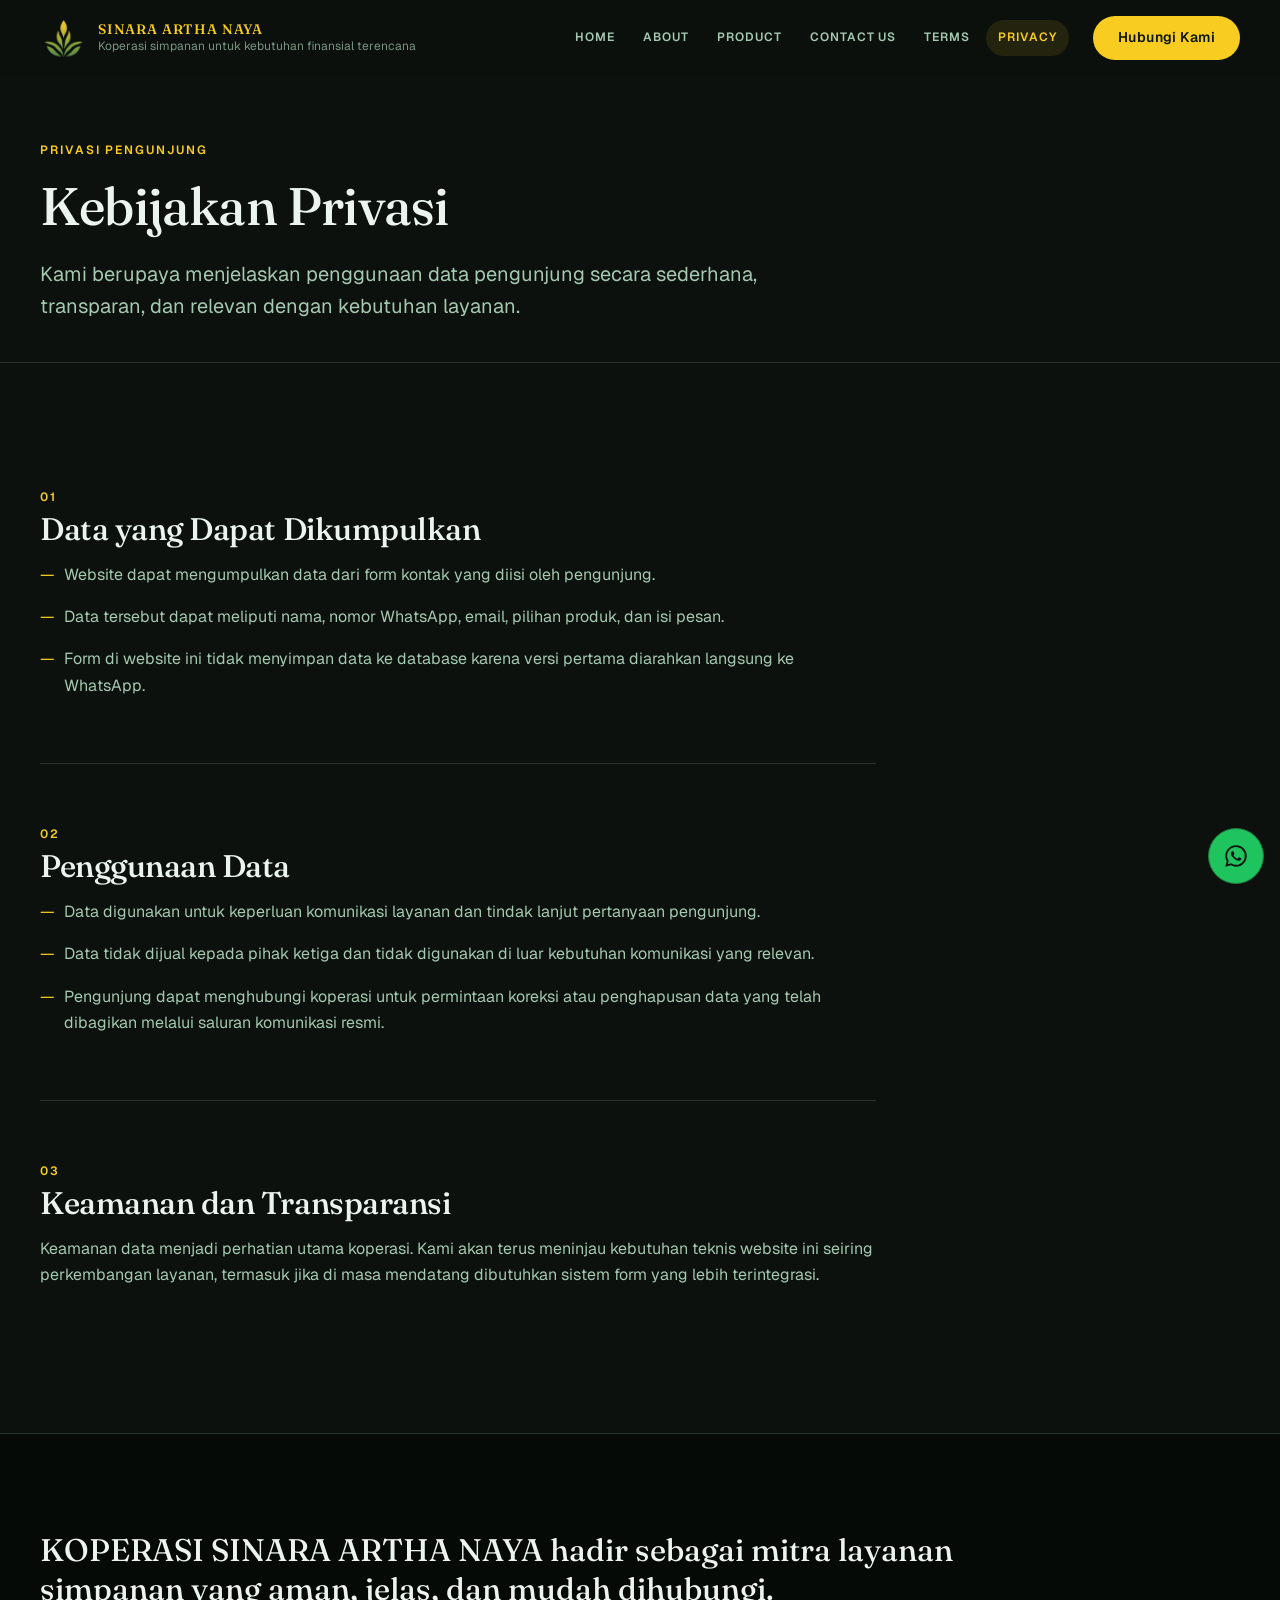
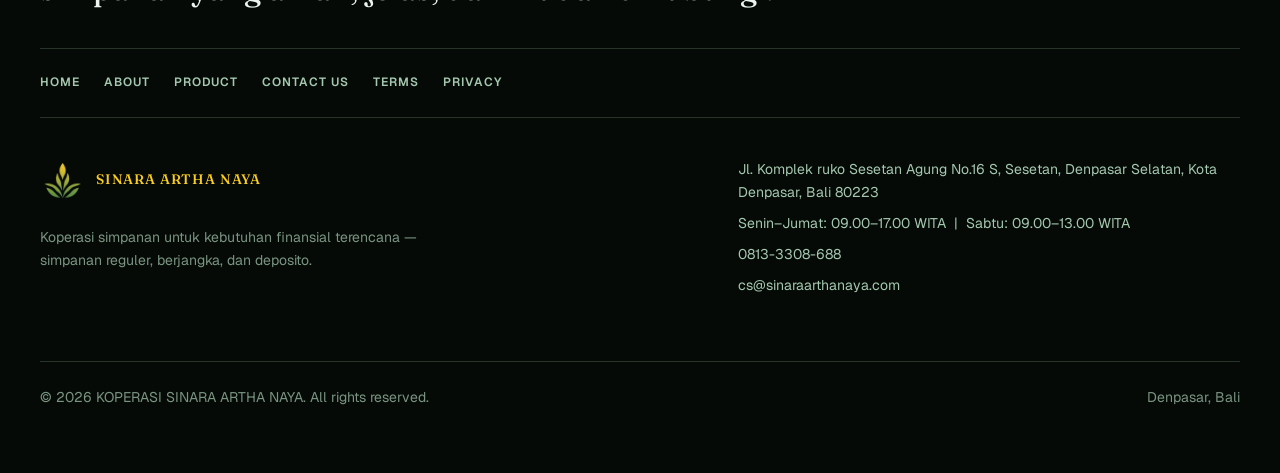
<file: privacy.html>
<!DOCTYPE html>
<html lang="id">

<head>
  <meta charset="UTF-8">
  <meta name="viewport" content="width=device-width, initial-scale=1.0">
  <title>Privacy - KOPERASI SINARA ARTHA NAYA</title>
  <meta name="description"
    content="Baca kebijakan privasi KOPERASI SINARA ARTHA NAYA mengenai data pengunjung, form kontak, dan penggunaan informasi layanan.">
  <link rel="preconnect" href="https://fonts.googleapis.com">
  <link rel="preconnect" href="https://fonts.gstatic.com" crossorigin>
  <link rel="preload" href="https://fonts.googleapis.com/css2?family=Fraunces:opsz,wght@9..144,300..700&family=Geist:wght@300..700&display=swap" as="style" onload="this.onload=null;this.rel='stylesheet'">
  <noscript>
    <link href="https://fonts.googleapis.com/css2?family=Fraunces:opsz,wght@9..144,300..700&family=Geist:wght@300..700&display=swap" rel="stylesheet">
  </noscript>
  <link rel="stylesheet" href="css/style.css?v=2">
</head>

<body data-page="privacy">
  <a class="skip-link" href="#main-content">Lewati ke konten utama</a>
  <div class="page-shell">

    <header class="site-header">
      <div class="container">
        <div class="nav-shell">
          <a class="brand" href="index.html" aria-label="Beranda KOPERASI SINARA ARTHA NAYA">
            <img class="brand-mark" src="assets/logo/logo.png" alt="Logo SINARA ARTHA NAYA" width="46" height="46">
            <span class="brand-copy">
              <span class="brand-name">SINARA ARTHA NAYA</span>
              <span class="brand-legal">Koperasi simpanan untuk kebutuhan finansial terencana</span>
            </span>
          </a>
          <nav class="nav-menu" aria-label="Navigasi utama">
            <a class="nav-link" data-page-link="home" href="index.html">Home</a>
            <a class="nav-link" data-page-link="about" href="about.html">About</a>
            <a class="nav-link" data-page-link="product" href="product.html">Product</a>
            <a class="nav-link" data-page-link="contact" href="contact.html">Contact Us</a>
            <a class="nav-link" data-page-link="terms" href="terms.html">Terms</a>
            <a class="nav-link" data-page-link="privacy" href="privacy.html">Privacy</a>
          </nav>
          <div class="nav-actions">
            <a class="btn btn-gold nav-cta" data-default-whatsapp href="#">Hubungi Kami</a>
            <button class="menu-toggle" data-menu-toggle aria-expanded="false" aria-label="Buka menu navigasi">
              <span class="menu-toggle-bar"></span>
              <span class="menu-toggle-bar"></span>
              <span class="menu-toggle-bar"></span>
            </button>
          </div>
        </div>
        <div class="mobile-panel" data-mobile-panel>
          <div class="mobile-panel-inner">
            <nav class="mobile-nav" aria-label="Navigasi mobile">
              <a class="nav-link" data-page-link="home" href="index.html">Home</a>
              <a class="nav-link" data-page-link="about" href="about.html">About</a>
              <a class="nav-link" data-page-link="product" href="product.html">Product</a>
              <a class="nav-link" data-page-link="contact" href="contact.html">Contact Us</a>
              <a class="nav-link" data-page-link="terms" href="terms.html">Terms</a>
              <a class="nav-link" data-page-link="privacy" href="privacy.html">Privacy</a>
              <a class="btn btn-gold mobile-cta" data-default-whatsapp href="#">Hubungi via WhatsApp</a>
            </nav>
          </div>
        </div>
      </div>
    </header>

    <main id="main-content">
      <section class="page-head">
        <div class="container">
          <div class="page-head__inner">
            <span class="kicker">Privasi Pengunjung</span>
            <h1>Kebijakan Privasi</h1>
            <p class="lede">Kami berupaya menjelaskan penggunaan data pengunjung secara sederhana, transparan, dan
              relevan dengan kebutuhan layanan.</p>
          </div>
        </div>
      </section>

      <section class="seg">
        <div class="container">
          <div class="doc">
            <article class="doc-sec">
              <h2><span class="doc-num">01</span>Data yang Dapat Dikumpulkan</h2>
              <ul>
                <li>Website dapat mengumpulkan data dari form kontak yang diisi oleh pengunjung.</li>
                <li>Data tersebut dapat meliputi nama, nomor WhatsApp, email, pilihan produk, dan isi pesan.</li>
                <li>Form di website ini tidak menyimpan data ke database karena versi pertama diarahkan langsung ke
                  WhatsApp.</li>
              </ul>
            </article>
            <article class="doc-sec">
              <h2><span class="doc-num">02</span>Penggunaan Data</h2>
              <ul>
                <li>Data digunakan untuk keperluan komunikasi layanan dan tindak lanjut pertanyaan pengunjung.</li>
                <li>Data tidak dijual kepada pihak ketiga dan tidak digunakan di luar kebutuhan komunikasi yang relevan.
                </li>
                <li>Pengunjung dapat menghubungi koperasi untuk permintaan koreksi atau penghapusan data yang telah
                  dibagikan melalui saluran komunikasi resmi.</li>
              </ul>
            </article>
            <article class="doc-sec">
              <h2><span class="doc-num">03</span>Keamanan dan Transparansi</h2>
              <p>Keamanan data menjadi perhatian utama koperasi. Kami akan terus meninjau kebutuhan teknis website ini
                seiring perkembangan layanan, termasuk jika di masa mendatang dibutuhkan sistem form yang lebih
                terintegrasi.</p>
            </article>
          </div>
        </div>
      </section>
    </main>

    <footer class="site-footer">
      <div class="container">
        <p class="footer-statement">KOPERASI SINARA ARTHA NAYA hadir sebagai mitra layanan simpanan yang aman, jelas,
          dan mudah dihubungi.</p>
        <nav class="footer-nav" aria-label="Navigasi footer">
          <a href="index.html">Home</a>
          <a href="about.html">About</a>
          <a href="product.html">Product</a>
          <a href="contact.html">Contact Us</a>
          <a href="terms.html">Terms</a>
          <a href="privacy.html">Privacy</a>
        </nav>
        <div class="footer-grid">
          <div>
            <div class="footer-brand">
              <img src="assets/logo/logo.png" alt="Logo SINARA ARTHA NAYA" width="44" height="44">
              <span class="brand-name">SINARA ARTHA NAYA</span>
            </div>
            <p class="footer-legal">Koperasi simpanan untuk kebutuhan finansial terencana — simpanan reguler, berjangka,
              dan deposito.</p>
          </div>
          <address class="footer-contact">
            <span>Jl. Komplek ruko Sesetan Agung No.16 S, Sesetan, Denpasar Selatan, Kota Denpasar, Bali 80223</span>
            <span>Senin–Jumat: 09.00–17.00 WITA &nbsp;|&nbsp; Sabtu: 09.00–13.00 WITA</span>
            <a href="https://wa.me/628133308688">0813-3308-688</a>
            <a href="mailto:cs@sinaraarthanaya.com">cs@sinaraarthanaya.com</a>
          </address>
        </div>
        <div class="footer-bottom">
          <span>&copy; 2026 KOPERASI SINARA ARTHA NAYA. All rights reserved.</span>
          <span>Denpasar, Bali</span>
        </div>
      </div>
    </footer>

  </div>

  <a class="whatsapp-float" data-default-whatsapp href="#" aria-label="Hubungi via WhatsApp">
    <svg viewBox="0 0 24 24" fill="currentColor" aria-hidden="true">
      <path
        d="M19.05 4.91A9.82 9.82 0 0 0 12.03 2C6.58 2 2.14 6.43 2.14 11.9c0 1.75.46 3.45 1.33 4.95L2 22l5.3-1.39a9.82 9.82 0 0 0 4.72 1.21h.01c5.45 0 9.89-4.43 9.89-9.9 0-2.64-1.03-5.11-2.87-6.99ZM12.03 20.1h-.01a8.2 8.2 0 0 1-4.16-1.14l-.3-.18-3.14.82.84-3.06-.2-.31a8.13 8.13 0 0 1-1.25-4.34c0-4.49 3.66-8.14 8.17-8.14 2.18 0 4.22.84 5.76 2.39a8.08 8.08 0 0 1 2.38 5.75c0 4.49-3.67 8.15-8.09 8.15Zm4.47-6.11c-.24-.12-1.42-.7-1.64-.78-.22-.08-.38-.12-.54.12-.16.23-.62.78-.76.94-.14.16-.28.18-.52.06-.24-.12-1-.37-1.91-1.17-.7-.63-1.17-1.41-1.31-1.65-.14-.23-.01-.36.11-.47.11-.11.24-.28.36-.42.12-.14.16-.24.24-.39.08-.16.04-.29-.02-.41-.06-.12-.54-1.3-.74-1.78-.2-.48-.4-.41-.54-.42h-.46c-.16 0-.41.06-.62.29-.21.23-.82.8-.82 1.95 0 1.15.84 2.26.96 2.41.12.16 1.65 2.53 4 3.54.56.24 1 .38 1.34.49.56.18 1.07.15 1.48.09.45-.07 1.42-.58 1.62-1.15.2-.57.2-1.06.14-1.15-.06-.09-.22-.15-.46-.27Z" />
    </svg>
  </a>

  <script src="js/main.js"></script>
</body>

</html>
</file>
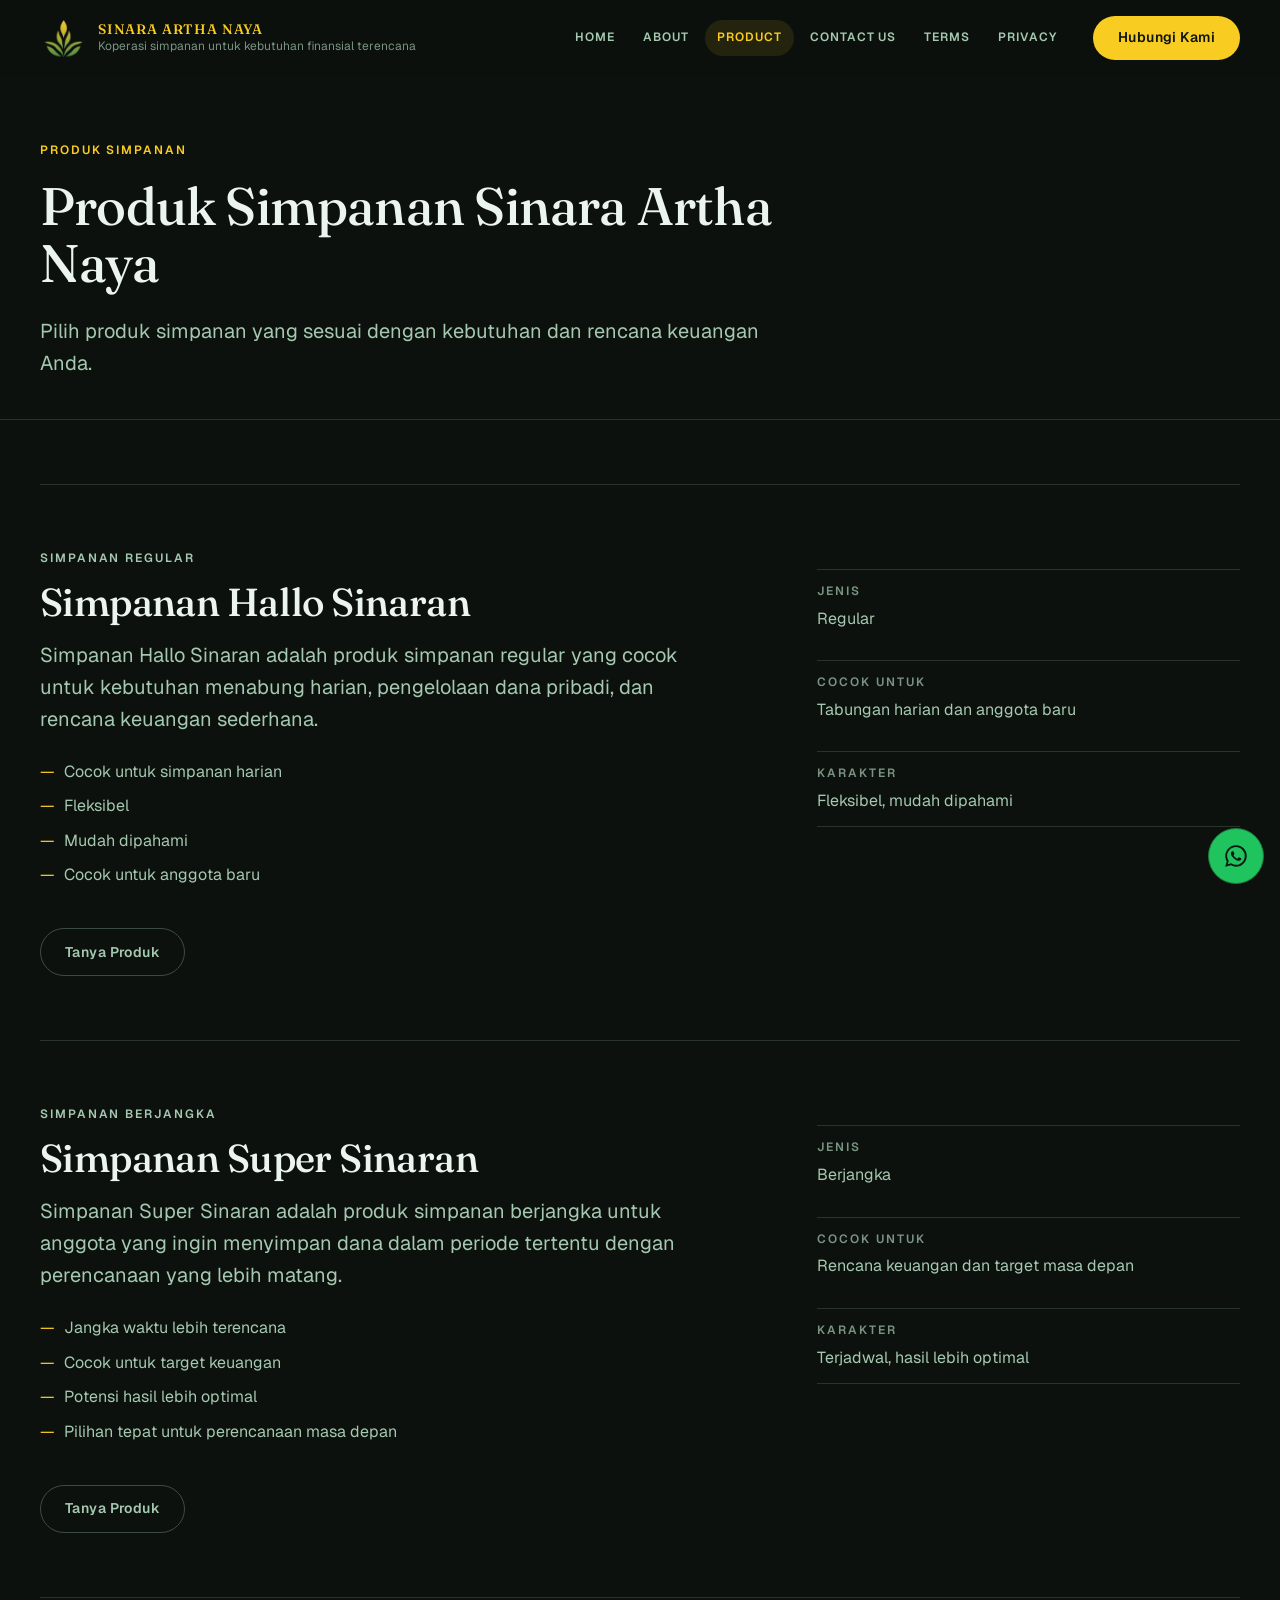
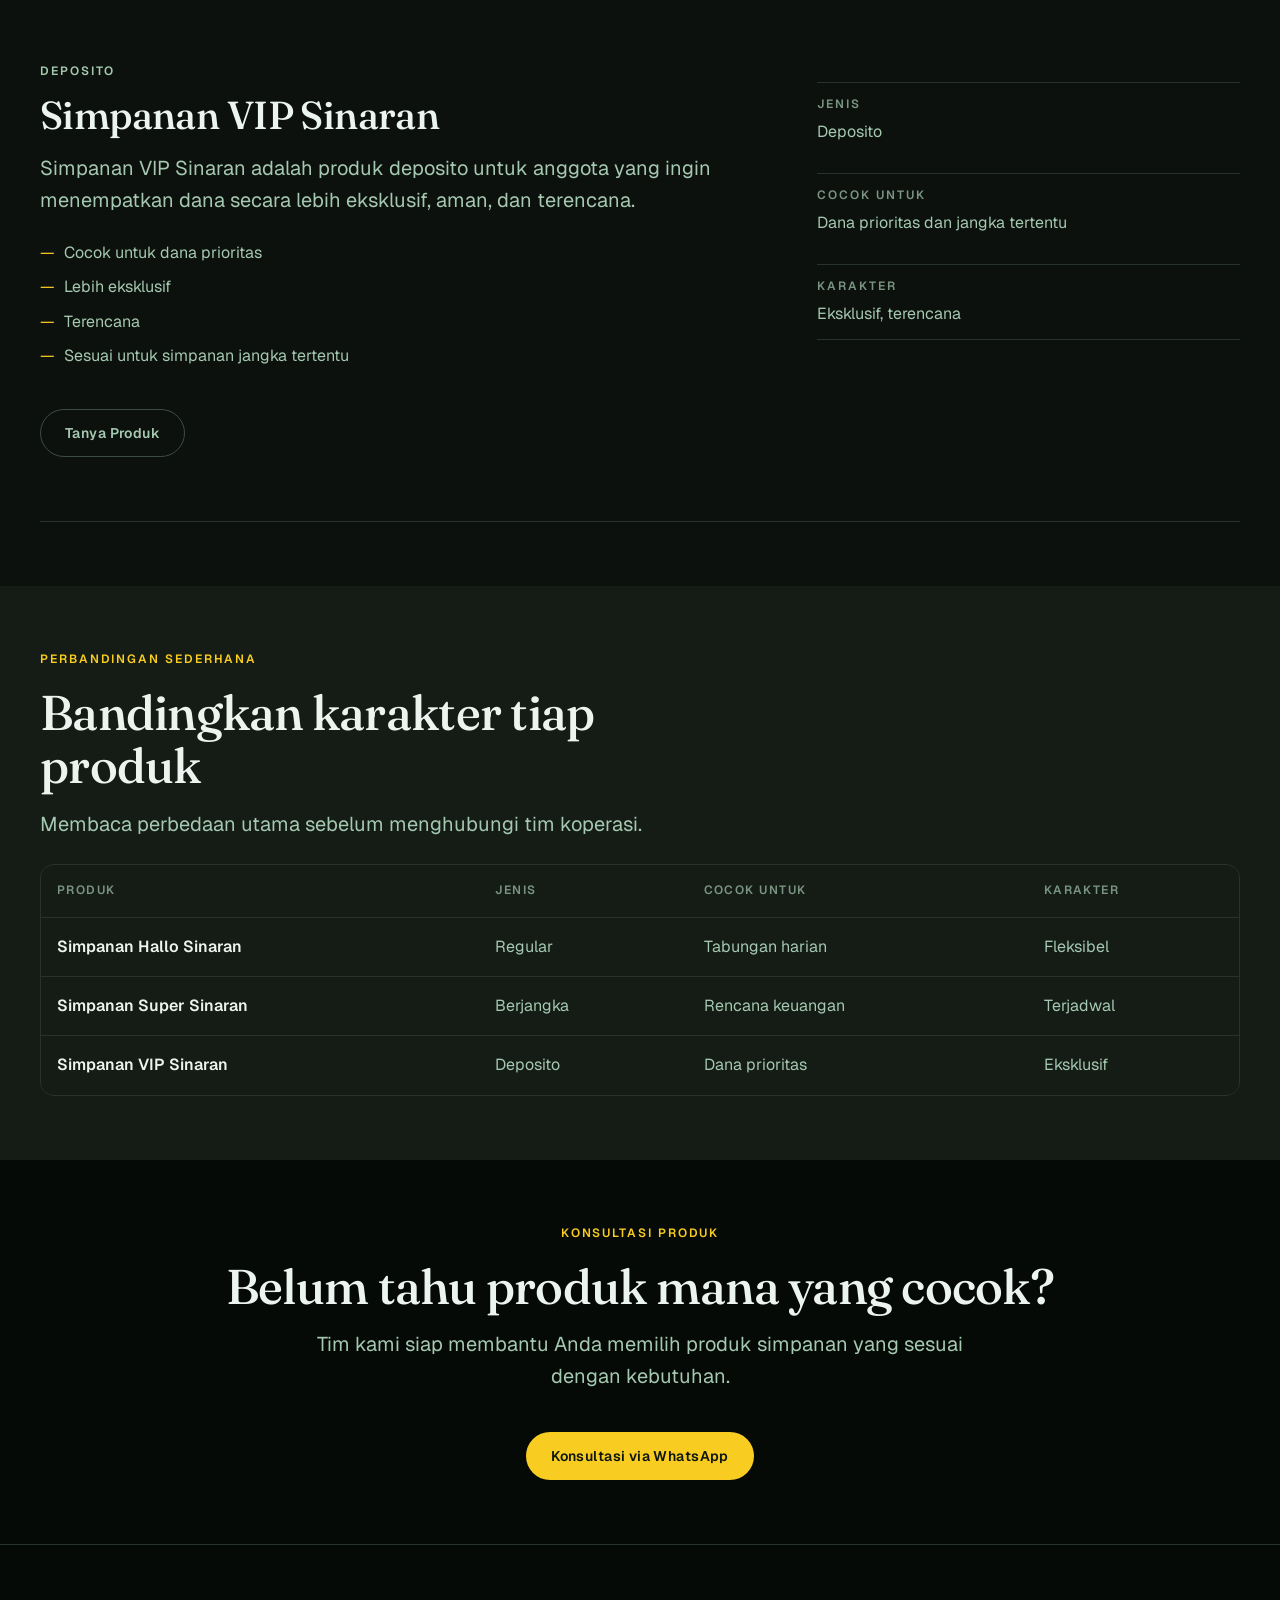
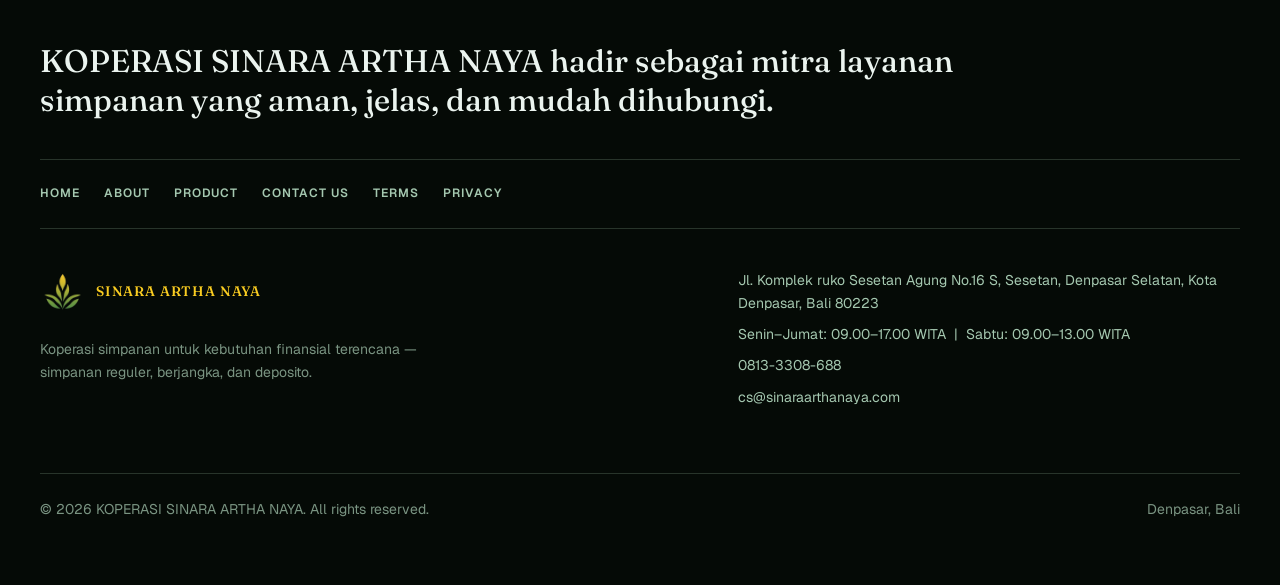
<file: product.html>
<!DOCTYPE html>
<html lang="id">

<head>
  <meta charset="UTF-8">
  <meta name="viewport" content="width=device-width, initial-scale=1.0">
  <title>Product - KOPERASI SINARA ARTHA NAYA</title>
  <meta name="description"
    content="Pilih produk simpanan SINARA ARTHA NAYA yang sesuai dengan kebutuhan Anda: Simpanan Hallo Sinaran, Simpanan Super Sinaran, dan Simpanan VIP Sinaran.">
  <link rel="preconnect" href="https://fonts.googleapis.com">
  <link rel="preconnect" href="https://fonts.gstatic.com" crossorigin>
  <link rel="preload" href="https://fonts.googleapis.com/css2?family=Fraunces:opsz,wght@9..144,300..700&family=Geist:wght@300..700&display=swap" as="style" onload="this.onload=null;this.rel='stylesheet'">
  <noscript>
    <link href="https://fonts.googleapis.com/css2?family=Fraunces:opsz,wght@9..144,300..700&family=Geist:wght@300..700&display=swap" rel="stylesheet">
  </noscript>
  <link rel="stylesheet" href="css/style.css?v=2">
</head>

<body data-page="product">
  <a class="skip-link" href="#main-content">Lewati ke konten utama</a>
  <div class="page-shell">

    <header class="site-header">
      <div class="container">
        <div class="nav-shell">
          <a class="brand" href="index.html" aria-label="Beranda KOPERASI SINARA ARTHA NAYA">
            <img class="brand-mark" src="assets/logo/logo.png" alt="Logo SINARA ARTHA NAYA" width="46" height="46">
            <span class="brand-copy">
              <span class="brand-name">SINARA ARTHA NAYA</span>
              <span class="brand-legal">Koperasi simpanan untuk kebutuhan finansial terencana</span>
            </span>
          </a>
          <nav class="nav-menu" aria-label="Navigasi utama">
            <a class="nav-link" data-page-link="home" href="index.html">Home</a>
            <a class="nav-link" data-page-link="about" href="about.html">About</a>
            <a class="nav-link" data-page-link="product" href="product.html">Product</a>
            <a class="nav-link" data-page-link="contact" href="contact.html">Contact Us</a>
            <a class="nav-link" data-page-link="terms" href="terms.html">Terms</a>
            <a class="nav-link" data-page-link="privacy" href="privacy.html">Privacy</a>
          </nav>
          <div class="nav-actions">
            <a class="btn btn-gold nav-cta" data-default-whatsapp href="#">Hubungi Kami</a>
            <button class="menu-toggle" data-menu-toggle aria-expanded="false" aria-label="Buka menu navigasi">
              <span class="menu-toggle-bar"></span>
              <span class="menu-toggle-bar"></span>
              <span class="menu-toggle-bar"></span>
            </button>
          </div>
        </div>
        <div class="mobile-panel" data-mobile-panel>
          <div class="mobile-panel-inner">
            <nav class="mobile-nav" aria-label="Navigasi mobile">
              <a class="nav-link" data-page-link="home" href="index.html">Home</a>
              <a class="nav-link" data-page-link="about" href="about.html">About</a>
              <a class="nav-link" data-page-link="product" href="product.html">Product</a>
              <a class="nav-link" data-page-link="contact" href="contact.html">Contact Us</a>
              <a class="nav-link" data-page-link="terms" href="terms.html">Terms</a>
              <a class="nav-link" data-page-link="privacy" href="privacy.html">Privacy</a>
              <a class="btn btn-gold mobile-cta" data-default-whatsapp href="#">Hubungi via WhatsApp</a>
            </nav>
          </div>
        </div>
      </div>
    </header>

    <main id="main-content">
      <section class="page-head">
        <div class="container">
          <div class="page-head__inner">
            <span class="kicker">Produk Simpanan</span>
            <h1>Produk Simpanan Sinara Artha Naya</h1>
            <p class="lede">Pilih produk simpanan yang sesuai dengan kebutuhan dan rencana keuangan Anda.</p>
          </div>
        </div>
      </section>

      <section class="seg">
        <div class="container">
          <article class="catalogue-row">
            <div>
              <div class="index-head">
                <span class="index-kicker">Simpanan Regular</span>
                <h2 class="index-title" style="font-size:var(--text-2xl);">Simpanan Hallo Sinaran</h2>
              </div>
              <p class="lede" style="margin-top:var(--space-md);">Simpanan Hallo Sinaran adalah produk simpanan regular
                yang cocok untuk kebutuhan menabung harian, pengelolaan dana pribadi, dan rencana keuangan sederhana.
              </p>
              <ul class="index-list" style="margin-top:var(--space-lg);">
                <li>Cocok untuk simpanan harian</li>
                <li>Fleksibel</li>
                <li>Mudah dipahami</li>
                <li>Cocok untuk anggota baru</li>
              </ul>
              <div class="btn-row" style="margin-top:var(--space-xl);">
                <a class="btn btn-ghost"
                  href="https://wa.me/628133308688?text=Halo%20KOPERASI%20SINARA%20ARTHA%20NAYA%2C%20saya%20ingin%20bertanya%20tentang%20Simpanan%20Hallo%20Sinaran.">Tanya
                  Produk</a>
              </div>
            </div>
            <dl class="spec-dl">
              <div>
                <dt>Jenis</dt>
                <dd>Regular</dd>
              </div>
              <div>
                <dt>Cocok untuk</dt>
                <dd>Tabungan harian dan anggota baru</dd>
              </div>
              <div>
                <dt>Karakter</dt>
                <dd>Fleksibel, mudah dipahami</dd>
              </div>
            </dl>
          </article>

          <article class="catalogue-row">
            <div>
              <div class="index-head">
                <span class="index-kicker">Simpanan Berjangka</span>
                <h2 class="index-title" style="font-size:var(--text-2xl);">Simpanan Super Sinaran</h2>
              </div>
              <p class="lede" style="margin-top:var(--space-md);">Simpanan Super Sinaran adalah produk simpanan
                berjangka untuk anggota yang ingin menyimpan dana dalam periode tertentu dengan perencanaan yang lebih
                matang.</p>
              <ul class="index-list" style="margin-top:var(--space-lg);">
                <li>Jangka waktu lebih terencana</li>
                <li>Cocok untuk target keuangan</li>
                <li>Potensi hasil lebih optimal</li>
                <li>Pilihan tepat untuk perencanaan masa depan</li>
              </ul>
              <div class="btn-row" style="margin-top:var(--space-xl);">
                <a class="btn btn-ghost"
                  href="https://wa.me/628133308688?text=Halo%20KOPERASI%20SINARA%20ARTHA%20NAYA%2C%20saya%20ingin%20bertanya%20tentang%20Simpanan%20Super%20Sinaran.">Tanya
                  Produk</a>
              </div>
            </div>
            <dl class="spec-dl">
              <div>
                <dt>Jenis</dt>
                <dd>Berjangka</dd>
              </div>
              <div>
                <dt>Cocok untuk</dt>
                <dd>Rencana keuangan dan target masa depan</dd>
              </div>
              <div>
                <dt>Karakter</dt>
                <dd>Terjadwal, hasil lebih optimal</dd>
              </div>
            </dl>
          </article>

          <article class="catalogue-row">
            <div>
              <div class="index-head">
                <span class="index-kicker">Deposito</span>
                <h2 class="index-title" style="font-size:var(--text-2xl);">Simpanan VIP Sinaran</h2>
              </div>
              <p class="lede" style="margin-top:var(--space-md);">Simpanan VIP Sinaran adalah produk deposito untuk
                anggota yang ingin menempatkan dana secara lebih eksklusif, aman, dan terencana.</p>
              <ul class="index-list" style="margin-top:var(--space-lg);">
                <li>Cocok untuk dana prioritas</li>
                <li>Lebih eksklusif</li>
                <li>Terencana</li>
                <li>Sesuai untuk simpanan jangka tertentu</li>
              </ul>
              <div class="btn-row" style="margin-top:var(--space-xl);">
                <a class="btn btn-ghost"
                  href="https://wa.me/628133308688?text=Halo%20KOPERASI%20SINARA%20ARTHA%20NAYA%2C%20saya%20ingin%20bertanya%20tentang%20Simpanan%20VIP%20Sinaran.">Tanya
                  Produk</a>
              </div>
            </div>
            <dl class="spec-dl">
              <div>
                <dt>Jenis</dt>
                <dd>Deposito</dd>
              </div>
              <div>
                <dt>Cocok untuk</dt>
                <dd>Dana prioritas dan jangka tertentu</dd>
              </div>
              <div>
                <dt>Karakter</dt>
                <dd>Eksklusif, terencana</dd>
              </div>
            </dl>
          </article>
        </div>
      </section>

      <section class="seg seg--tint">
        <div class="container">
          <div class="seg-head">
            <span class="kicker">Perbandingan Sederhana</span>
            <h2 class="display-lead--s" style="font-size:var(--text-3xl);">Bandingkan karakter tiap produk</h2>
            <p class="lede" style="margin-top:var(--space-md);">Membaca perbedaan utama sebelum menghubungi tim
              koperasi.</p>
          </div>
          <div class="compare-wrap">
            <table class="compare">
              <thead>
                <tr>
                  <th scope="col">Produk</th>
                  <th scope="col">Jenis</th>
                  <th scope="col">Cocok untuk</th>
                  <th scope="col">Karakter</th>
                </tr>
              </thead>
              <tbody>
                <tr>
                  <td>Simpanan Hallo Sinaran</td>
                  <td>Regular</td>
                  <td>Tabungan harian</td>
                  <td>Fleksibel</td>
                </tr>
                <tr>
                  <td>Simpanan Super Sinaran</td>
                  <td>Berjangka</td>
                  <td>Rencana keuangan</td>
                  <td>Terjadwal</td>
                </tr>
                <tr>
                  <td>Simpanan VIP Sinaran</td>
                  <td>Deposito</td>
                  <td>Dana prioritas</td>
                  <td>Eksklusif</td>
                </tr>
              </tbody>
            </table>
          </div>
        </div>
      </section>

      <section class="seg seg--deep">
        <div class="container closer">
          <span class="kicker">Konsultasi Produk</span>
          <h2 class="display-lead--s" style="font-size:var(--text-3xl);">Belum tahu produk mana yang cocok?</h2>
          <p class="lede">Tim kami siap membantu Anda memilih produk simpanan yang sesuai dengan kebutuhan.</p>
          <div class="btn-row">
            <a class="btn btn-gold" data-default-whatsapp href="#">Konsultasi via WhatsApp</a>
          </div>
        </div>
      </section>
    </main>

    <footer class="site-footer">
      <div class="container">
        <p class="footer-statement">KOPERASI SINARA ARTHA NAYA hadir sebagai mitra layanan simpanan yang aman, jelas,
          dan mudah dihubungi.</p>
        <nav class="footer-nav" aria-label="Navigasi footer">
          <a href="index.html">Home</a>
          <a href="about.html">About</a>
          <a href="product.html">Product</a>
          <a href="contact.html">Contact Us</a>
          <a href="terms.html">Terms</a>
          <a href="privacy.html">Privacy</a>
        </nav>
        <div class="footer-grid">
          <div>
            <div class="footer-brand">
              <img src="assets/logo/logo.png" alt="Logo SINARA ARTHA NAYA" width="44" height="44">
              <span class="brand-name">SINARA ARTHA NAYA</span>
            </div>
            <p class="footer-legal">Koperasi simpanan untuk kebutuhan finansial terencana — simpanan reguler, berjangka,
              dan deposito.</p>
          </div>
          <address class="footer-contact">
            <span>Jl. Komplek ruko Sesetan Agung No.16 S, Sesetan, Denpasar Selatan, Kota Denpasar, Bali 80223</span>
            <span>Senin–Jumat: 09.00–17.00 WITA &nbsp;|&nbsp; Sabtu: 09.00–13.00 WITA</span>
            <a href="https://wa.me/628133308688">0813-3308-688</a>
            <a href="mailto:cs@sinaraarthanaya.com">cs@sinaraarthanaya.com</a>
          </address>
        </div>
        <div class="footer-bottom">
          <span>&copy; 2026 KOPERASI SINARA ARTHA NAYA. All rights reserved.</span>
          <span>Denpasar, Bali</span>
        </div>
      </div>
    </footer>

  </div>

  <a class="whatsapp-float" data-default-whatsapp href="#" aria-label="Hubungi via WhatsApp">
    <svg viewBox="0 0 24 24" fill="currentColor" aria-hidden="true">
      <path
        d="M19.05 4.91A9.82 9.82 0 0 0 12.03 2C6.58 2 2.14 6.43 2.14 11.9c0 1.75.46 3.45 1.33 4.95L2 22l5.3-1.39a9.82 9.82 0 0 0 4.72 1.21h.01c5.45 0 9.89-4.43 9.89-9.9 0-2.64-1.03-5.11-2.87-6.99ZM12.03 20.1h-.01a8.2 8.2 0 0 1-4.16-1.14l-.3-.18-3.14.82.84-3.06-.2-.31a8.13 8.13 0 0 1-1.25-4.34c0-4.49 3.66-8.14 8.17-8.14 2.18 0 4.22.84 5.76 2.39a8.08 8.08 0 0 1 2.38 5.75c0 4.49-3.67 8.15-8.09 8.15Zm4.47-6.11c-.24-.12-1.42-.7-1.64-.78-.22-.08-.38-.12-.54.12-.16.23-.62.78-.76.94-.14.16-.28.18-.52.06-.24-.12-1-.37-1.91-1.17-.7-.63-1.17-1.41-1.31-1.65-.14-.23-.01-.36.11-.47.11-.11.24-.28.36-.42.12-.14.16-.24.24-.39.08-.16.04-.29-.02-.41-.06-.12-.54-1.3-.74-1.78-.2-.48-.4-.41-.54-.42h-.46c-.16 0-.41.06-.62.29-.21.23-.82.8-.82 1.95 0 1.15.84 2.26.96 2.41.12.16 1.65 2.53 4 3.54.56.24 1 .38 1.34.49.56.18 1.07.15 1.48.09.45-.07 1.42-.58 1.62-1.15.2-.57.2-1.06.14-1.15-.06-.09-.22-.15-.46-.27Z" />
    </svg>
  </a>

  <script src="js/main.js"></script>
</body>

</html>
</file>
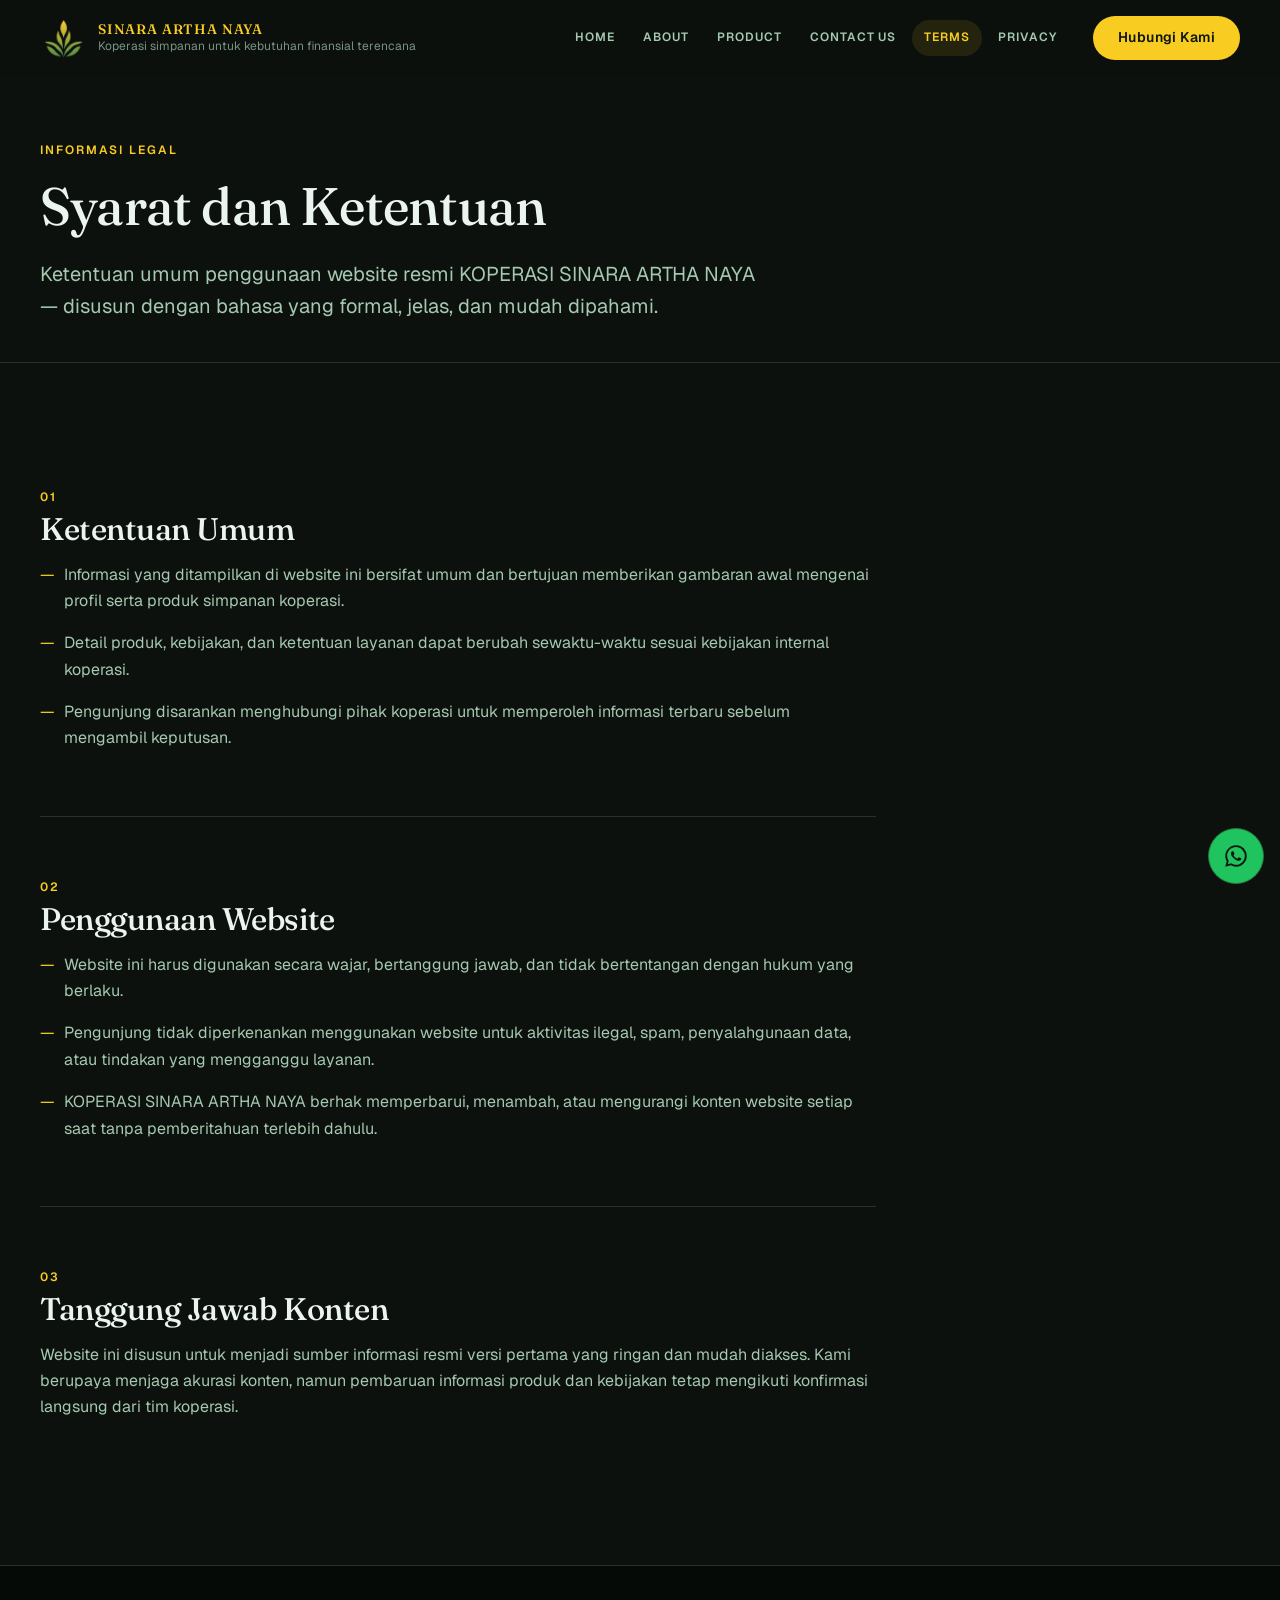
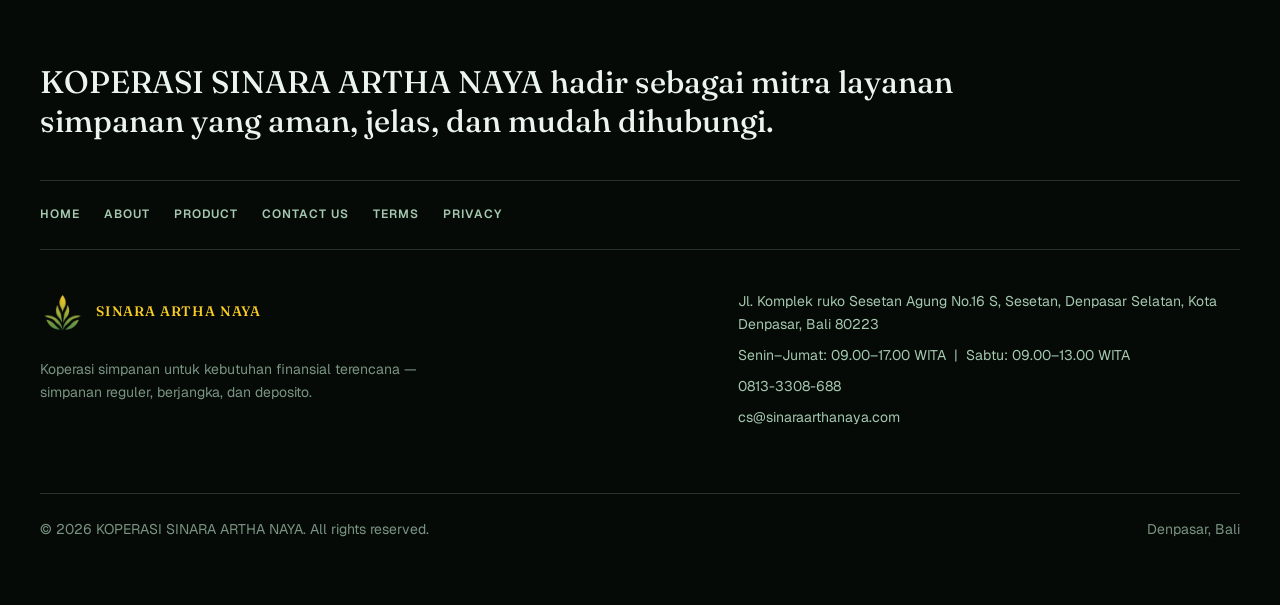
<file: terms.html>
<!DOCTYPE html>
<html lang="id">

<head>
  <meta charset="UTF-8">
  <meta name="viewport" content="width=device-width, initial-scale=1.0">
  <title>Terms - KOPERASI SINARA ARTHA NAYA</title>
  <meta name="description"
    content="Baca syarat dan ketentuan umum penggunaan website resmi KOPERASI SINARA ARTHA NAYA.">
  <link rel="preconnect" href="https://fonts.googleapis.com">
  <link rel="preconnect" href="https://fonts.gstatic.com" crossorigin>
  <link rel="preload" href="https://fonts.googleapis.com/css2?family=Fraunces:opsz,wght@9..144,300..700&family=Geist:wght@300..700&display=swap" as="style" onload="this.onload=null;this.rel='stylesheet'">
  <noscript>
    <link href="https://fonts.googleapis.com/css2?family=Fraunces:opsz,wght@9..144,300..700&family=Geist:wght@300..700&display=swap" rel="stylesheet">
  </noscript>
  <link rel="stylesheet" href="css/style.css?v=2">
</head>

<body data-page="terms">
  <a class="skip-link" href="#main-content">Lewati ke konten utama</a>
  <div class="page-shell">

    <header class="site-header">
      <div class="container">
        <div class="nav-shell">
          <a class="brand" href="index.html" aria-label="Beranda KOPERASI SINARA ARTHA NAYA">
            <img class="brand-mark" src="assets/logo/logo.png" alt="Logo SINARA ARTHA NAYA" width="46" height="46">
            <span class="brand-copy">
              <span class="brand-name">SINARA ARTHA NAYA</span>
              <span class="brand-legal">Koperasi simpanan untuk kebutuhan finansial terencana</span>
            </span>
          </a>
          <nav class="nav-menu" aria-label="Navigasi utama">
            <a class="nav-link" data-page-link="home" href="index.html">Home</a>
            <a class="nav-link" data-page-link="about" href="about.html">About</a>
            <a class="nav-link" data-page-link="product" href="product.html">Product</a>
            <a class="nav-link" data-page-link="contact" href="contact.html">Contact Us</a>
            <a class="nav-link" data-page-link="terms" href="terms.html">Terms</a>
            <a class="nav-link" data-page-link="privacy" href="privacy.html">Privacy</a>
          </nav>
          <div class="nav-actions">
            <a class="btn btn-gold nav-cta" data-default-whatsapp href="#">Hubungi Kami</a>
            <button class="menu-toggle" data-menu-toggle aria-expanded="false" aria-label="Buka menu navigasi">
              <span class="menu-toggle-bar"></span>
              <span class="menu-toggle-bar"></span>
              <span class="menu-toggle-bar"></span>
            </button>
          </div>
        </div>
        <div class="mobile-panel" data-mobile-panel>
          <div class="mobile-panel-inner">
            <nav class="mobile-nav" aria-label="Navigasi mobile">
              <a class="nav-link" data-page-link="home" href="index.html">Home</a>
              <a class="nav-link" data-page-link="about" href="about.html">About</a>
              <a class="nav-link" data-page-link="product" href="product.html">Product</a>
              <a class="nav-link" data-page-link="contact" href="contact.html">Contact Us</a>
              <a class="nav-link" data-page-link="terms" href="terms.html">Terms</a>
              <a class="nav-link" data-page-link="privacy" href="privacy.html">Privacy</a>
              <a class="btn btn-gold mobile-cta" data-default-whatsapp href="#">Hubungi via WhatsApp</a>
            </nav>
          </div>
        </div>
      </div>
    </header>

    <main id="main-content">
      <section class="page-head">
        <div class="container">
          <div class="page-head__inner">
            <span class="kicker">Informasi Legal</span>
            <h1>Syarat dan Ketentuan</h1>
            <p class="lede">Ketentuan umum penggunaan website resmi KOPERASI SINARA ARTHA NAYA — disusun dengan bahasa
              yang formal, jelas, dan mudah dipahami.</p>
          </div>
        </div>
      </section>

      <section class="seg">
        <div class="container">
          <div class="doc">
            <article class="doc-sec">
              <h2><span class="doc-num">01</span>Ketentuan Umum</h2>
              <ul>
                <li>Informasi yang ditampilkan di website ini bersifat umum dan bertujuan memberikan gambaran awal
                  mengenai profil serta produk simpanan koperasi.</li>
                <li>Detail produk, kebijakan, dan ketentuan layanan dapat berubah sewaktu-waktu sesuai kebijakan
                  internal koperasi.</li>
                <li>Pengunjung disarankan menghubungi pihak koperasi untuk memperoleh informasi terbaru sebelum
                  mengambil keputusan.</li>
              </ul>
            </article>
            <article class="doc-sec">
              <h2><span class="doc-num">02</span>Penggunaan Website</h2>
              <ul>
                <li>Website ini harus digunakan secara wajar, bertanggung jawab, dan tidak bertentangan dengan hukum
                  yang berlaku.</li>
                <li>Pengunjung tidak diperkenankan menggunakan website untuk aktivitas ilegal, spam, penyalahgunaan
                  data, atau tindakan yang mengganggu layanan.</li>
                <li>KOPERASI SINARA ARTHA NAYA berhak memperbarui, menambah, atau mengurangi konten website setiap saat
                  tanpa pemberitahuan terlebih dahulu.</li>
              </ul>
            </article>
            <article class="doc-sec">
              <h2><span class="doc-num">03</span>Tanggung Jawab Konten</h2>
              <p>Website ini disusun untuk menjadi sumber informasi resmi versi pertama yang ringan dan mudah diakses.
                Kami berupaya menjaga akurasi konten, namun pembaruan informasi produk dan kebijakan tetap mengikuti
                konfirmasi langsung dari tim koperasi.</p>
            </article>
          </div>
        </div>
      </section>
    </main>

    <footer class="site-footer">
      <div class="container">
        <p class="footer-statement">KOPERASI SINARA ARTHA NAYA hadir sebagai mitra layanan simpanan yang aman, jelas,
          dan mudah dihubungi.</p>
        <nav class="footer-nav" aria-label="Navigasi footer">
          <a href="index.html">Home</a>
          <a href="about.html">About</a>
          <a href="product.html">Product</a>
          <a href="contact.html">Contact Us</a>
          <a href="terms.html">Terms</a>
          <a href="privacy.html">Privacy</a>
        </nav>
        <div class="footer-grid">
          <div>
            <div class="footer-brand">
              <img src="assets/logo/logo.png" alt="Logo SINARA ARTHA NAYA" width="44" height="44">
              <span class="brand-name">SINARA ARTHA NAYA</span>
            </div>
            <p class="footer-legal">Koperasi simpanan untuk kebutuhan finansial terencana — simpanan reguler, berjangka,
              dan deposito.</p>
          </div>
          <address class="footer-contact">
            <span>Jl. Komplek ruko Sesetan Agung No.16 S, Sesetan, Denpasar Selatan, Kota Denpasar, Bali 80223</span>
            <span>Senin–Jumat: 09.00–17.00 WITA &nbsp;|&nbsp; Sabtu: 09.00–13.00 WITA</span>
            <a href="https://wa.me/628133308688">0813-3308-688</a>
            <a href="mailto:cs@sinaraarthanaya.com">cs@sinaraarthanaya.com</a>
          </address>
        </div>
        <div class="footer-bottom">
          <span>&copy; 2026 KOPERASI SINARA ARTHA NAYA. All rights reserved.</span>
          <span>Denpasar, Bali</span>
        </div>
      </div>
    </footer>

  </div>

  <a class="whatsapp-float" data-default-whatsapp href="#" aria-label="Hubungi via WhatsApp">
    <svg viewBox="0 0 24 24" fill="currentColor" aria-hidden="true">
      <path
        d="M19.05 4.91A9.82 9.82 0 0 0 12.03 2C6.58 2 2.14 6.43 2.14 11.9c0 1.75.46 3.45 1.33 4.95L2 22l5.3-1.39a9.82 9.82 0 0 0 4.72 1.21h.01c5.45 0 9.89-4.43 9.89-9.9 0-2.64-1.03-5.11-2.87-6.99ZM12.03 20.1h-.01a8.2 8.2 0 0 1-4.16-1.14l-.3-.18-3.14.82.84-3.06-.2-.31a8.13 8.13 0 0 1-1.25-4.34c0-4.49 3.66-8.14 8.17-8.14 2.18 0 4.22.84 5.76 2.39a8.08 8.08 0 0 1 2.38 5.75c0 4.49-3.67 8.15-8.09 8.15Zm4.47-6.11c-.24-.12-1.42-.7-1.64-.78-.22-.08-.38-.12-.54.12-.16.23-.62.78-.76.94-.14.16-.28.18-.52.06-.24-.12-1-.37-1.91-1.17-.7-.63-1.17-1.41-1.31-1.65-.14-.23-.01-.36.11-.47.11-.11.24-.28.36-.42.12-.14.16-.24.24-.39.08-.16.04-.29-.02-.41-.06-.12-.54-1.3-.74-1.78-.2-.48-.4-.41-.54-.42h-.46c-.16 0-.41.06-.62.29-.21.23-.82.8-.82 1.95 0 1.15.84 2.26.96 2.41.12.16 1.65 2.53 4 3.54.56.24 1 .38 1.34.49.56.18 1.07.15 1.48.09.45-.07 1.42-.58 1.62-1.15.2-.57.2-1.06.14-1.15-.06-.09-.22-.15-.46-.27Z" />
    </svg>
  </a>

  <script src="js/main.js"></script>
</body>

</html>
</file>
<file: css/style.css>
@import url("../tokens.css");

/* ============================================================
   SINARA ARTHA NAYA — Desain Ulang Premium
   Pola warna dark · hijau · emas dipertahankan; struktur dirombak.

   Hallmark · macrostructure: Marquee Hero (home) / Catalogue (product)
             · genre: editorial (luxury) · designed-as-app: design.md
   theme: custom · vibe: "dark trust, gold exclusive, hijau institusional"
          paper: oklch(17% 0.012 152) · accent: oklch(86% 0.17 92) emas
          display: Fraunces · body: Geist · axes: dark / roman-serif / warm+chromatic-green
   studied: no · context: redesign · v1.0.0
   ============================================================ */

/* ---------- 1. Reset & base ---------- */
*, *::before, *::after { box-sizing: border-box; }

html { overflow-x: clip; scroll-behavior: smooth; }
body { overflow-x: clip; }

html { color-scheme: dark; }

body {
  margin: 0;
  font-family: var(--font-body);
  font-size: var(--text-base);
  line-height: 1.65;
  color: var(--color-ink);
  background: var(--color-paper);
  -webkit-font-smoothing: antialiased;
  text-rendering: optimizeLegibility;
  font-optical-sizing: auto;
}

img { display: block; max-width: 100%; height: auto; }
a { color: inherit; text-decoration: none; }
button, input, select, textarea { font: inherit; color: inherit; }
button { cursor: pointer; }
ul, ol { margin: 0; }

::selection { background: var(--color-gold); color: var(--color-gold-ink); }

:focus-visible {
  outline: 2px solid var(--color-focus);
  outline-offset: 3px;
  border-radius: 2px;
}

/* ---------- 2. Layout ---------- */
.page-shell { min-height: 100vh; }

.container {
  width: 100%;
  max-width: calc(var(--container-width) + 2 * var(--gutter));
  margin-inline: auto;
  padding-inline: var(--gutter);
}

.skip-link {
  position: absolute;
  left: var(--space-md);
  top: -64px;
  z-index: var(--z-modal);
  padding: var(--space-sm) var(--space-md);
  background: var(--color-gold);
  color: var(--color-gold-ink);
  font-weight: 600;
  border-radius: var(--radius-pill);
  transition: top var(--dur-short) var(--ease-out);
}
.skip-link:focus { top: var(--space-md); }

/* Section rhythm — mobile: 48px, desktop: 64px per sisi */
.seg { padding-block: var(--space-xl); }
.seg--tint { background: var(--color-paper-2); }
.seg--deep { background: var(--color-paper-deep); }
.seg--tight { padding-block: var(--space-lg); }

.seg-head { max-width: 62ch; margin-block-end: var(--space-lg); }
.seg-head--wide { max-width: 78ch; }

/* ---------- 3. Typography ---------- */
h1, h2, h3, h4 {
  margin: 0;
  font-family: var(--font-display);
  font-weight: 520;
  font-style: normal;
  line-height: 1.08;
  letter-spacing: -0.015em;
  color: var(--color-ink);
  overflow-wrap: anywhere;
}

h1 { font-weight: 480; }
h2 { font-weight: 500; }

p { margin: 0; color: var(--color-ink-2); }
strong { color: var(--color-ink); font-weight: 600; }
.text-gold { color: var(--color-gold); }

.kicker {
  display: block;
  margin-block-end: var(--space-md);
  font-family: var(--font-body);
  font-size: var(--text-xs);
  font-weight: 600;
  letter-spacing: 0.16em;
  text-transform: uppercase;
  color: var(--color-gold);
}

.display-lead {
  font-family: var(--font-display);
  font-size: var(--text-display);
  font-weight: 480;
  line-height: 1.02;
  letter-spacing: -0.02em;
  color: var(--color-ink);
  overflow-wrap: anywhere;
  min-width: 0;
}
.display-lead--s {
  font-size: var(--text-display-s);
  line-height: 1.08;
}

.lede {
  font-size: var(--text-md);
  color: var(--color-ink-2);
  line-height: 1.6;
}

/* ---------- 4. Buttons / CTA voice ---------- */
.btn-row { display: flex; flex-wrap: wrap; gap: var(--space-md); align-items: center; }

.btn {
  display: inline-flex;
  align-items: center;
  justify-content: center;
  gap: var(--space-xs);
  min-height: 48px;
  padding-inline: var(--space-lg);
  border-radius: var(--radius-pill);
  border: 1px solid transparent;
  font-family: var(--font-body);
  font-size: var(--text-sm);
  font-weight: 600;
  letter-spacing: 0.03em;
  white-space: nowrap;
  transition:
    transform var(--dur-micro) var(--ease-out),
    background-color var(--dur-micro) var(--ease-out),
    border-color var(--dur-micro) var(--ease-out),
    color var(--dur-micro) var(--ease-out);
}
.btn:active { transform: translateY(0); }

.btn-gold {
  background: var(--color-gold);
  color: var(--color-gold-ink);
}
.btn-gold:hover { background: var(--color-gold-deep); transform: translateY(-1px); }

.btn-green {
  background: var(--color-brand);
  color: var(--color-brand-ink);
}
.btn-green:hover { background: var(--color-brand-deep); transform: translateY(-1px); }

.btn-ghost {
  background: transparent;
  border-color: var(--color-rule-2);
  color: var(--color-ink-2);
}
.btn-ghost:hover {
  border-color: var(--color-gold);
  color: var(--color-gold);
  transform: translateY(-1px);
}

/* Typographic link (CTA sekunder halus) */
.cta-link {
  display: inline-flex;
  align-items: center;
  gap: var(--space-2xs);
  font-weight: 600;
  color: var(--color-ink-2);
  white-space: nowrap;
  border-bottom: 1px solid var(--color-rule-2);
  padding-block: var(--space-2xs);
  transition: color var(--dur-micro) var(--ease-out), border-color var(--dur-micro) var(--ease-out);
}
.cta-link::after {
  content: "→";
  transition: transform var(--dur-micro) var(--ease-out);
}
.cta-link:hover { color: var(--color-gold); border-color: var(--color-gold); }
.cta-link:hover::after { transform: translateX(2px); }

/* ---------- 5. Header (N1b elegan) ---------- */
.site-header {
  position: sticky;
  top: 0;
  z-index: var(--z-sticky);
  background: color-mix(in oklab, var(--color-paper) 72%, transparent);
  backdrop-filter: blur(14px);
  -webkit-backdrop-filter: blur(14px);
  border-bottom: 1px solid transparent;
  transition: background-color var(--dur-short) var(--ease-out), border-color var(--dur-short) var(--ease-out);
}
.site-header.is-scrolled {
  background: var(--color-paper);
  border-bottom-color: var(--color-rule);
}

.nav-shell {
  display: flex;
  align-items: center;
  gap: var(--space-lg);
  min-height: var(--header-height);
}

.brand {
  display: inline-flex;
  align-items: center;
  gap: var(--space-sm);
  min-width: 0;
  flex: 1;
}
.brand-mark { width: 46px; height: 46px; object-fit: contain; flex: 0 0 auto; }
.brand-copy { display: grid; gap: 1px; min-width: 0; }
.brand-name {
  font-family: var(--font-display);
  font-weight: 540;
  font-size: 0.74rem;
  letter-spacing: 0.04em;
  line-height: 1.1;
  color: var(--color-gold);
  text-transform: uppercase;
  white-space: nowrap;
}
.brand-legal {
  display: none;
  font-size: var(--text-xs);
  color: var(--color-muted);
  line-height: 1.35;
}

.nav-menu { display: none; align-items: center; gap: var(--space-2xs); }
.nav-link {
  padding: var(--space-xs) var(--space-sm);
  border-radius: var(--radius-pill);
  font-size: var(--text-xs);
  font-weight: 600;
  letter-spacing: 0.08em;
  text-transform: uppercase;
  color: var(--color-ink-2);
  white-space: nowrap;
  transition: color var(--dur-micro) var(--ease-out), background-color var(--dur-micro) var(--ease-out);
}
.nav-link:hover { color: var(--color-ink); background: color-mix(in oklab, var(--color-paper-3) 60%, transparent); }
.nav-link[aria-current="page"] {
  color: var(--color-gold);
  background: color-mix(in oklab, var(--color-gold) 10%, transparent);
}

.nav-actions { display: inline-flex; align-items: center; gap: var(--space-sm); }
.nav-cta { display: none; min-height: 44px; padding-inline: var(--space-lg); }

.menu-toggle {
  display: inline-flex;
  flex-direction: column;
  align-items: center;
  justify-content: center;
  gap: 5px;
  width: 46px;
  height: 46px;
  padding: 0;
  background: transparent;
  border: 1px solid var(--color-rule-2);
  border-radius: var(--radius-pill);
}
.menu-toggle-bar {
  display: block;
  width: 18px;
  height: 2px;
  background: var(--color-ink);
  transition: transform var(--dur-short) var(--ease-out), opacity var(--dur-short) var(--ease-out);
}

/* Mobile panel (hook JS: .is-open, data-mobile-panel) */
.mobile-panel {
  display: grid;
  grid-template-rows: 0fr;
  transition: grid-template-rows var(--dur-short) var(--ease-in-out);
  border-top: 0 solid var(--color-rule);
  background: var(--color-paper-2);
}
.mobile-panel.is-open { grid-template-rows: 1fr; border-top-width: 1px; }
.mobile-panel-inner { overflow: hidden; }
.mobile-nav {
  display: grid;
  gap: var(--space-2xs);
  padding-block: var(--space-lg);
}
.mobile-nav .nav-link { padding-block: var(--space-sm); text-align: center; }
.mobile-cta { margin-block-start: var(--space-md); }

/* ---------- 6. Home — hero (Marquee Hero) ---------- */
.hero {
  position: relative;
  padding-block: var(--space-xl);
}
.hero::after {
  content: "";
  display: block;
  height: 1px;
  margin-block-start: var(--space-xl);
  background: linear-gradient(
    to right,
    var(--color-rule),
    color-mix(in oklab, var(--color-gold) 45%, transparent)
  );
}
.hero-statement {
  max-width: 54rem;
}
.hero-tags {
  display: flex;
  flex-wrap: wrap;
  gap: var(--space-md) var(--space-xl);
  margin-block-start: var(--space-2xl);
  padding: 0;
  list-style: none;
}
.hero-tags li {
  position: relative;
  padding-inline-start: var(--space-md);
  font-size: var(--text-sm);
  color: var(--color-ink-2);
  white-space: nowrap;
}
.hero-tags li::before {
  content: "";
  position: absolute;
  left: 0;
  top: 0.55em;
  width: 6px;
  height: 6px;
  border-radius: 50%;
  background: var(--color-gold);
}
.hero-actions { margin-block-start: var(--space-2xl); }

/* ---------- 7. Produk index (home) / rows ---------- */
.index-row {
  display: grid;
  gap: var(--space-lg);
  padding-block: var(--space-xl);
  border-top: 1px solid var(--color-rule);
  align-items: start;
}
.index-row:last-of-type { border-bottom: 1px solid var(--color-rule); }
.index-num {
  font-family: var(--font-display);
  font-size: var(--text-lg);
  font-weight: 450;
  line-height: 1;
  color: var(--color-muted);
  padding-block-start: var(--space-2xs);
}
.index-head { display: grid; gap: var(--space-sm); margin-block-end: var(--space-md); }
.index-kicker {
  font-family: var(--font-body);
  font-size: var(--text-xs);
  font-weight: 600;
  letter-spacing: 0.16em;
  text-transform: uppercase;
  color: var(--color-ink-2);
}
.index-title { font-size: var(--text-xl); }
.index-copy { display: grid; gap: var(--space-md); max-width: 60ch; }
.index-list {
  display: grid;
  gap: var(--space-xs);
  padding: 0;
  list-style: none;
}
.index-list li {
  position: relative;
  padding-inline-start: var(--space-lg);
  color: var(--color-ink-2);
}
.index-list li::before {
  content: "—";
  position: absolute;
  left: 0;
  color: var(--color-gold);
}

/* ---------- 8. Value / card rings ---------- */
.ring-2 { display: grid; gap: 0; }
.value-cell {
  padding-block: var(--space-xl);
  border-top: 1px solid var(--color-rule);
  display: grid;
  gap: var(--space-md);
}
.value-idx {
  font-family: var(--font-body);
  font-size: var(--text-xs);
  font-weight: 600;
  letter-spacing: 0.12em;
  color: var(--color-muted);
}
.value-cell h3 { font-size: var(--text-lg); }
.value-cell p { max-width: 40ch; }

/* ---------- 9. Split / media band ---------- */
.split {
  display: grid;
  gap: var(--space-2xl);
  align-items: center;
}
.figure {
  margin: 0;
  padding: var(--space-xs);
  background: var(--color-paper-2);
  border: 1px solid var(--color-rule);
  border-radius: var(--radius-md);
}
.figure img {
  border-radius: calc(var(--radius-md) - var(--space-xs));
  aspect-ratio: 4 / 3;
  object-fit: cover;
  width: 100%;
}
.figure figcaption {
  padding-block-start: var(--space-sm);
  font-size: var(--text-xs);
  color: var(--color-muted);
}

/* ---------- 10. CTA band / closing ---------- */
.closer {
  text-align: center;
}
.closer .display-lead,
.closer .lede {
  margin-inline: auto;
}
.closer .lede { max-width: 52ch; margin-block-start: var(--space-md); }
.closer .btn-row {
  justify-content: center;
  margin-block-start: var(--space-xl);
}

/* ---------- 11. Page head (inner pages) ---------- */
.page-head {
  padding-block: var(--space-2xl) var(--space-xl);
  border-bottom: 1px solid var(--color-rule);
}
.page-head__inner { max-width: 46em; }
.page-head h1 { font-size: var(--text-display-s); margin-block-end: var(--space-lg); }
.page-head .lede { max-width: 60ch; }

/* ---------- 12. Contact ---------- */
.contact-grid {
  display: grid;
  gap: var(--space-3xl);
  align-items: start;
}
.info-list { display: grid; }
.info-item {
  padding-block: var(--space-lg);
  border-top: 1px solid var(--color-rule);
  display: grid;
  gap: var(--space-xs);
}
.info-item:last-of-type { border-bottom: 1px solid var(--color-rule); }
.info-item dt {
  font-size: var(--text-xs);
  font-weight: 600;
  letter-spacing: 0.16em;
  text-transform: uppercase;
  color: var(--color-muted);
}
.info-item dd { margin: 0; font-size: var(--text-md); color: var(--color-ink); }
.info-item a { color: var(--color-ink); border-bottom: 1px solid transparent; transition: color var(--dur-micro) var(--ease-out), border-color var(--dur-micro) var(--ease-out); }
.info-item a:hover { color: var(--color-gold); border-color: var(--color-gold); }

.panel {
  background: var(--color-paper-2);
  border: 1px solid var(--color-rule);
  border-radius: var(--radius-lg);
  padding: var(--space-xl);
}
.panel h2 { font-size: var(--text-xl); margin-block-end: var(--space-md); }

.form-grid { display: grid; gap: var(--space-lg); }
.field-row { display: grid; gap: var(--space-xs); }
.field-row label {
  font-size: var(--text-sm);
  font-weight: 600;
  color: var(--color-ink);
}
.field-row input,
.field-row select,
.field-row textarea {
  width: 100%;
  min-height: 48px;
  padding: var(--space-sm) var(--space-md);
  background: var(--color-paper-deep);
  border: 1px solid var(--color-rule-2);
  border-radius: var(--radius-md);
  color: var(--color-ink);
  transition: border-color var(--dur-micro) var(--ease-out), box-shadow var(--dur-micro) var(--ease-out);
}
.field-row textarea { min-height: 132px; resize: vertical; }
.field-row select option { background: var(--color-paper-3); }
.field-row input::placeholder,
.field-row textarea::placeholder { color: var(--color-muted); }
.field-row input:focus,
.field-row select:focus,
.field-row textarea:focus {
  outline: none;
  border-color: var(--color-brand);
  box-shadow: 0 0 0 3px color-mix(in oklab, var(--color-brand) 22%, transparent);
}
.field-help { font-size: var(--text-sm); color: var(--color-muted); }
.form-error { color: var(--color-form-error); }

/* ---------- 13. Comparison / spec sheet ---------- */
.compare-wrap {
  overflow-x: auto;
  border: 1px solid var(--color-rule);
  border-radius: var(--radius-md);
}
.compare {
  width: 100%;
  border-collapse: collapse;
  background: var(--color-paper-2);
}
.compare th,
.compare td {
  padding: var(--space-md);
  text-align: left;
  vertical-align: top;
}
.compare thead th {
  font-family: var(--font-body);
  font-size: var(--text-xs);
  font-weight: 600;
  letter-spacing: 0.12em;
  text-transform: uppercase;
  color: var(--color-muted);
  border-bottom: 1px solid var(--color-rule);
}
.compare tbody td {
  border-bottom: 1px solid var(--color-rule);
  color: var(--color-ink-2);
}
.compare tbody tr:last-child td { border-bottom: 0; }
.compare tbody td:first-child { color: var(--color-ink); font-weight: 600; }

.map-frame {
  display: block;
  width: 100%;
  min-height: 400px;
  border: 1px solid var(--color-rule);
  border-radius: var(--radius-md);
  background: var(--color-paper-2);
}

/* ---------- 14. Catalogue rows (product) ---------- */
.catalogue-row {
  display: grid;
  gap: var(--space-xl);
  padding-block: var(--space-2xl);
  border-top: 1px solid var(--color-rule);
  align-items: start;
}
.catalogue-row:last-of-type { border-bottom: 1px solid var(--color-rule); }
.spec-dl { display: grid; gap: var(--space-md); padding-block-start: var(--space-2xs); }
.spec-dl div {
  display: grid;
  gap: var(--space-2xs);
  padding-block: var(--space-sm);
  border-top: 1px solid var(--color-rule);
}
.spec-dl div:last-child { border-bottom: 1px solid var(--color-rule); }
.spec-dl dt {
  font-size: var(--text-xs);
  font-weight: 600;
  letter-spacing: 0.16em;
  text-transform: uppercase;
  color: var(--color-muted);
}
.spec-dl dd { margin: 0; color: var(--color-ink-2); }

/* ---------- 15. Manifesto / about ---------- */
.manifesto-quote {
  font-family: var(--font-display);
  font-weight: 480;
  font-size: var(--text-2xl);
  line-height: 1.16;
  letter-spacing: -0.015em;
  color: var(--color-ink);
  max-width: 24em;
}
.ol-rule { padding: 0; margin: 0; list-style: none; counter-reset: rule; }
.ol-rule li {
  counter-increment: rule;
  display: grid;
  gap: var(--space-md);
  padding-block: var(--space-lg);
  border-top: 1px solid var(--color-rule);
  color: var(--color-ink-2);
}
.ol-rule li::before {
  content: counter(rule, decimal-leading-zero);
  font-family: var(--font-body);
  font-size: var(--text-xs);
  font-weight: 600;
  letter-spacing: 0.12em;
  color: var(--color-gold);
}
.ol-rule li:last-child { border-bottom: 1px solid var(--color-rule); }

/* ---------- 16. Legal / long document ---------- */
.doc { max-width: 76ch; }
.doc-sec {
  padding-block: var(--space-2xl);
  border-top: 1px solid var(--color-rule);
}
.doc-sec:first-of-type { border-top: 0; }
.doc-sec h2 { font-size: var(--text-xl); margin-block-end: var(--space-md); }
.doc-sec h2 .doc-num { display: block; font-family: var(--font-body); font-size: var(--text-xs); font-weight: 600; letter-spacing: 0.16em; color: var(--color-gold); margin-block-end: var(--space-xs); }
.doc-sec p { margin-block-end: var(--space-md); }
.doc-sec ul { padding-inline-start: 0; list-style: none; display: grid; gap: var(--space-md); }
.doc-sec ul li {
  position: relative;
  padding-inline-start: var(--space-lg);
  color: var(--color-ink-2);
}
.doc-sec ul li::before {
  content: "—";
  position: absolute;
  left: 0;
  color: var(--color-gold);
}

/* ---------- 17. Footer (Ft5 statement) ---------- */
.site-footer {
  background: var(--color-paper-deep);
  border-top: 1px solid var(--color-rule);
  padding-block: var(--space-3xl) var(--space-2xl);
}
.footer-statement {
  font-family: var(--font-display);
  font-weight: 460;
  font-size: var(--text-xl);
  line-height: 1.25;
  color: var(--color-ink);
  max-width: 30em;
  overflow-wrap: anywhere;
}
.footer-nav {
  display: flex;
  flex-wrap: wrap;
  gap: var(--space-xs) var(--space-lg);
  margin-block: var(--space-xl);
  padding-block: var(--space-lg);
  border-block: 1px solid var(--color-rule);
}
.footer-nav a {
  font-size: var(--text-xs);
  font-weight: 600;
  letter-spacing: 0.08em;
  text-transform: uppercase;
  color: var(--color-ink-2);
  white-space: nowrap;
  transition: color var(--dur-micro) var(--ease-out);
}
.footer-nav a:hover { color: var(--color-gold); }

.footer-grid {
  display: grid;
  gap: var(--space-xl);
}
.footer-brand {
  display: inline-flex;
  align-items: center;
  gap: var(--space-sm);
}
.footer-brand img { width: 44px; height: 44px; object-fit: contain; }
.footer-legal { font-size: var(--text-sm); color: var(--color-muted); margin-block-start: var(--space-md); max-width: 46ch; }

.footer-contact {
  display: grid;
  gap: var(--space-xs);
  font-style: normal;
}
.footer-contact span,
.footer-contact a {
  color: var(--color-ink-2);
  font-size: var(--text-sm);
}
.footer-contact a:hover { color: var(--color-gold); }

.footer-bottom {
  display: flex;
  flex-wrap: wrap;
  justify-content: space-between;
  gap: var(--space-sm) var(--space-lg);
  margin-block-start: var(--space-2xl);
  padding-block-start: var(--space-lg);
  border-top: 1px solid var(--color-rule);
  font-size: var(--text-sm);
  color: var(--color-muted);
}

/* ---------- 18. WhatsApp float ---------- */
.whatsapp-float {
  position: fixed;
  right: var(--space-md);
  bottom: var(--space-md);
  z-index: var(--z-toast);
  display: inline-flex;
  align-items: center;
  justify-content: center;
  width: 56px;
  height: 56px;
  border-radius: 50%;
  background: var(--color-brand);
  color: var(--color-brand-ink);
  border: 1px solid color-mix(in oklab, var(--color-brand) 60%, var(--color-paper));
  transition: background-color var(--dur-micro) var(--ease-out), transform var(--dur-micro) var(--ease-out);
}
.whatsapp-float:hover { background: var(--color-brand-deep); transform: translateY(-1px); }
.whatsapp-float svg { width: 26px; height: 26px; }

/* ---------- 19. Utilities ---------- */
.no-scroll { overflow: hidden; }
.visually-hidden {
  position: absolute;
  width: 1px; height: 1px;
  margin: -1px;
  padding: 0;
  overflow: hidden;
  clip: rect(0 0 0 0);
  white-space: nowrap;
  border: 0;
}

/* ---------- 20. Responsive — naik bertahap ---------- */
@media (min-width: 30rem) {
  .brand-name { font-size: 0.8rem; letter-spacing: 0.05em; }
  .brand-legal { display: block; }
}

@media (min-width: 40rem) {
  .ring-2 { grid-template-columns: repeat(2, minmax(0, 1fr)); gap: 0 var(--space-2xl); }
  .value-cell:nth-child(odd) { padding-inline-end: var(--space-xl); }
  .value-cell:nth-child(even) { padding-inline-start: var(--space-xl); }
  .info-list { grid-template-columns: repeat(2, minmax(0, 1fr)); gap: 0 var(--space-2xl); }
}

@media (min-width: 48rem) {
  .contact-grid { grid-template-columns: minmax(0, 5fr) minmax(0, 7fr); }
  .split { grid-template-columns: minmax(0, 1fr) minmax(0, 1fr); gap: var(--space-3xl); }
  .figure img { aspect-ratio: 4 / 3; }
}

@media (min-width: 62rem) {
  .nav-menu { display: flex; }
  .menu-toggle { display: none; }
  .nav-cta { display: inline-flex; }
  .brand-name { font-size: 0.86rem; letter-spacing: 0.06em; }

  .index-row { grid-template-columns: minmax(0, 0.35fr) minmax(0, 1.15fr) minmax(0, 1.5fr); gap: var(--space-2xl); align-items: start; }
  .index-num { padding-block-start: var(--space-xs); }

  .catalogue-row { grid-template-columns: minmax(0, 1fr) minmax(0, 0.62fr); gap: var(--space-3xl); }

  .hero { padding-block: var(--space-2xl); }
  .hero::after { margin-block-start: var(--space-2xl); }

  .seg { padding-block: var(--space-2xl); }
  .seg--tight { padding-block: var(--space-xl); }

  .page-head { padding-block: var(--space-2xl) var(--space-xl); }

  .footer-grid { grid-template-columns: minmax(0, 1.2fr) minmax(0, 1fr); gap: var(--space-3xl); }
}

/* ---------- 21. Reduced motion ---------- */
@media (prefers-reduced-motion: reduce) {
  html { scroll-behavior: auto; }
  *, *::before, *::after {
    animation-duration: 150ms !important;
    animation-iteration-count: 1 !important;
    transition-duration: 150ms !important;
  }
}
</file>
